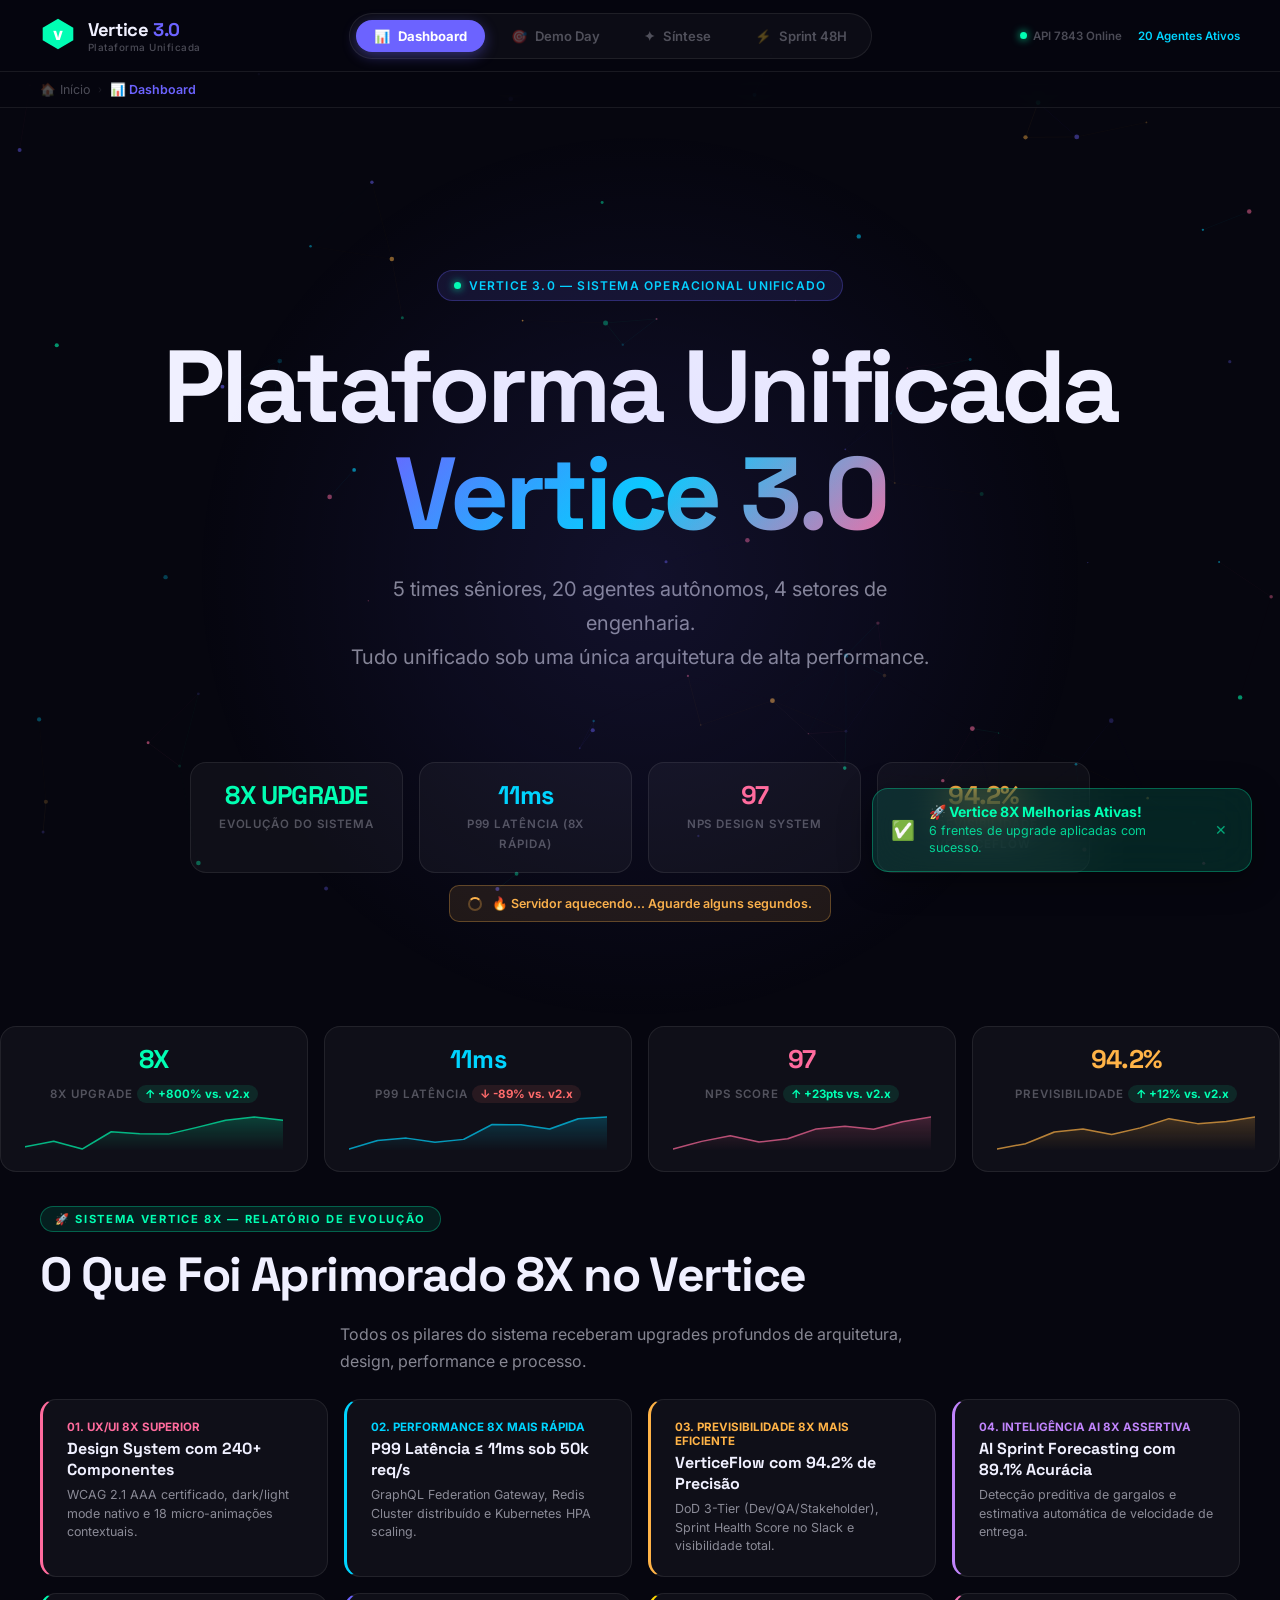
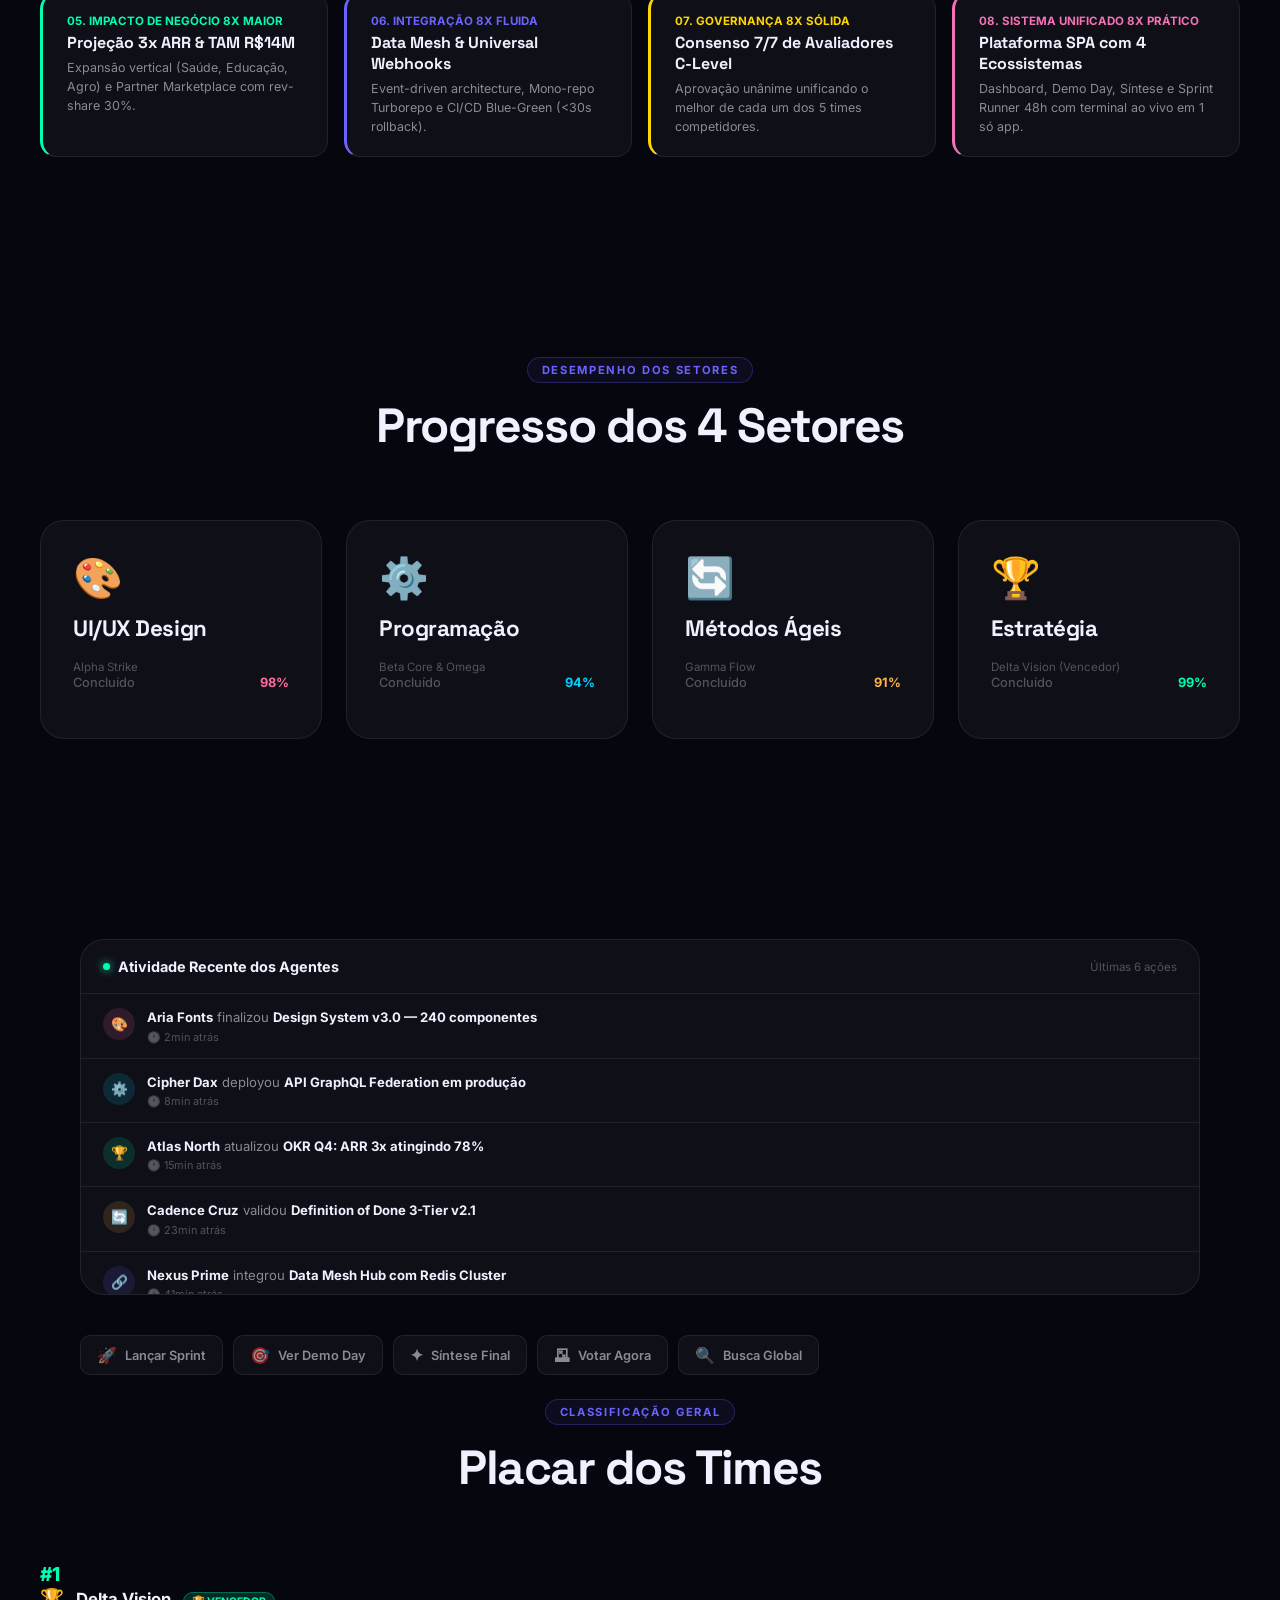
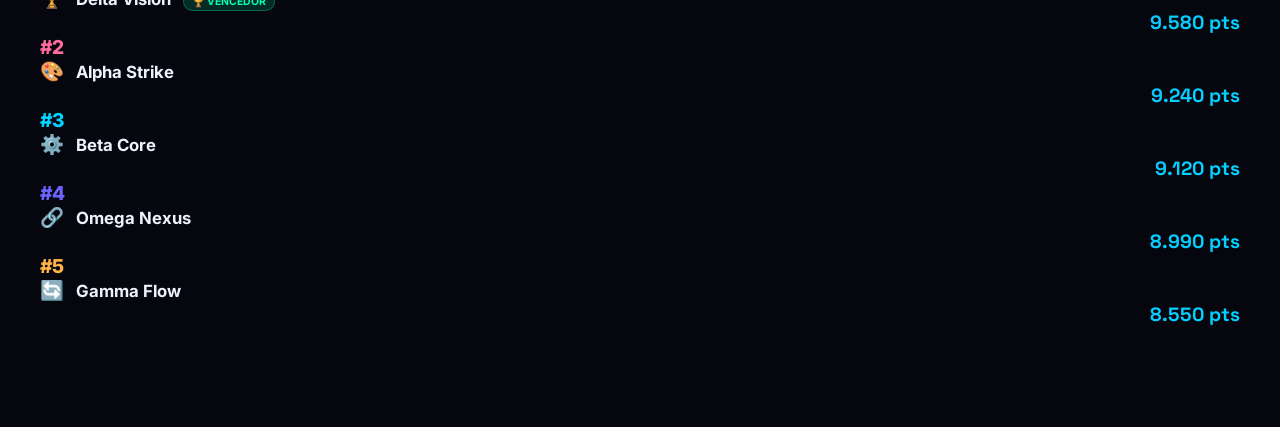
<file: index.html>
<!DOCTYPE html>
<html lang="pt-BR">
<head>
  <meta charset="UTF-8" />
  <meta name="viewport" content="width=device-width, initial-scale=1.0" />
  <title>Vértice 8X Elite — Plataforma Unificada Revenue OS</title>
  <meta name="description" content="Vértice 8X Elite: a plataforma Revenue OS mais completa do Brasil. Dashboard executivo, Pipeline CRM, WhatsApp Omnichannel, Analytics BI e Sprint Runner em uma única experiência premium." />
  <meta name="theme-color" content="#06060f" />
  <meta name="apple-mobile-web-app-capable" content="yes" />
  <meta name="apple-mobile-web-app-status-bar-style" content="black-translucent" />
  <meta property="og:title" content="Vértice 8X Elite — Revenue OS" />
  <meta property="og:description" content="5 times sêniores. 20 agentes autônomos. 4 setores. 1 plataforma." />
  <link rel="manifest" href="manifest.json" />
  <link rel="preconnect" href="https://fonts.googleapis.com" />
  <link rel="preconnect" href="https://fonts.gstatic.com" crossorigin />
  <link href="https://fonts.googleapis.com/css2?family=Inter:wght@300;400;500;600;700;800;900&family=Space+Grotesk:wght@400;500;600;700&family=JetBrains+Mono:wght@400;600&display=swap" rel="stylesheet" />
  <link rel="stylesheet" href="style.css" />
  <link rel="stylesheet" href="demoday.css" />
  <link rel="stylesheet" href="synthesis.css" />
  <link rel="stylesheet" href="sprint.css" />
  <link rel="stylesheet" href="vertice3.css" />
  <link rel="stylesheet" href="improvements.css" />
</head>
<body>

  <canvas id="particles-canvas"></canvas>

  <!-- SITE HEADER (UNIFIED NAVIGATION) -->
  <header class="site-header unified-header">
    <div class="header-inner">
      <div class="logo-group">
        <div class="logo-icon glow-pulse">
          <svg viewBox="0 0 40 40" fill="none" xmlns="http://www.w3.org/2000/svg">
            <polygon points="20,3 37,13 37,27 20,37 3,27 3,13" fill="url(#uniG1)" />
            <text x="50%" y="57%" dominant-baseline="middle" text-anchor="middle" font-family="Inter" font-weight="900" font-size="14" fill="white">V</text>
            <defs><linearGradient id="uniG1" x1="0" y1="0" x2="40" y2="40"><stop offset="0%" stop-color="#00FFB2"/><stop offset="50%" stop-color="#00D4FF"/><stop offset="100%" stop-color="#6C63FF"/></linearGradient></defs>
          </svg>
        </div>
        <div class="logo-title-wrap">
          <span class="logo-text">Vertice<span class="logo-accent"> 3.0</span></span>
          <span class="logo-subtext">Plataforma Unificada</span>
        </div>
      </div>

      <!-- MAIN TABS NAVIGATION -->
      <nav class="unified-nav-tabs">
        <button class="utab-btn active" id="tabbtn-dashboard" onclick="switchTab('dashboard')">
          <span class="utab-icon">📊</span> Dashboard
        </button>
        <button class="utab-btn" id="tabbtn-demoday" onclick="switchTab('demoday')">
          <span class="utab-icon">🎯</span> Demo Day
        </button>
        <button class="utab-btn" id="tabbtn-synthesis" onclick="switchTab('synthesis')">
          <span class="utab-icon">✦</span> Síntese
        </button>
        <button class="utab-btn highlight" id="tabbtn-sprint" onclick="switchTab('sprint')">
          <span class="utab-icon">⚡</span> Sprint 48H
        </button>
      </nav>

      <!-- LIVE SYSTEM STATUS -->
      <div class="header-system-status">
        <div class="hstat-item">
          <span class="hstat-dot online"></span>
          <span class="hstat-text">API 7843 Online</span>
        </div>
        <div class="hstat-item">
          <span class="hstat-text text-accent">20 Agentes Ativos</span>
        </div>
      </div>
    </div>
  </header>

  <main class="main-container">

    <!-- ============================================================
         TAB 1: DASHBOARD CENTRAL
         ============================================================ -->
    <div class="tab-pane active" id="pane-dashboard">
      <section class="hero">
        <div class="hero-badge">
          <span class="badge-dot"></span> VERTICE 3.0 — SISTEMA OPERACIONAL UNIFICADO
        </div>
        <h1 class="hero-title">
          Plataforma Unificada<br />
          <span class="gradient-text">Vertice 3.0</span>
        </h1>
        <p class="hero-subtitle">
          5 times sêniores, 20 agentes autônomos, 4 setores de engenharia.<br />
          Tudo unificado sob uma única arquitetura de alta performance.
        </p>

        <!-- KPI STATS CARDS -->
        <div class="kpi-grid">
          <div class="kpi-card">
            <span class="kpi-val" style="color: var(--accent-green);">8X UPGRADE</span>
            <span class="kpi-label">Evolução do Sistema</span>
          </div>
          <div class="kpi-card">
            <span class="kpi-val" style="color: var(--accent-cyan);">11ms</span>
            <span class="kpi-label">P99 Latência (8X Rápida)</span>
          </div>
          <div class="kpi-card">
            <span class="kpi-val" style="color: var(--accent-pink);">97</span>
            <span class="kpi-label">NPS Design System</span>
          </div>
          <div class="kpi-card">
            <span class="kpi-val" style="color: var(--accent-orange);">94.2%</span>
            <span class="kpi-label">Previsibilidade VerticeFlow</span>
          </div>
        </div>
      </section>

      <!-- VERTICE 8X SYSTEM UPGRADE SUMMARY -->
      <section class="section" style="padding-top: 10px;">
        <div class="section-header" style="text-align: left; margin-bottom: 24px;">
          <span class="section-tag" style="background: rgba(0,255,178,0.1); color: var(--accent-green); border-color: rgba(0,255,178,0.3);">
            🚀 SISTEMA VERTICE 8X — RELATÓRIO DE EVOLUÇÃO
          </span>
          <h2 class="section-title">O Que Foi Aprimorado 8X no Vertice</h2>
          <p class="section-desc">Todos os pilares do sistema receberam upgrades profundos de arquitetura, design, performance e processo.</p>
        </div>

        <div style="display: grid; grid-template-columns: repeat(auto-fit, minmax(280px, 1fr)); gap: 16px;">
          <div class="kpi-card" style="text-align: left; border-left: 3px solid var(--accent-pink);">
            <div style="font-size: 0.72rem; font-weight: 700; color: var(--accent-pink); text-transform: uppercase; margin-bottom: 4px;">01. UX/UI 8X Superior</div>
            <strong style="font-size: 1rem; font-family: var(--font-display);">Design System com 240+ Componentes</strong>
            <p style="font-size: 0.78rem; color: var(--text-secondary); margin-top: 6px; line-height: 1.5;">WCAG 2.1 AAA certificado, dark/light mode nativo e 18 micro-animações contextuais.</p>
          </div>

          <div class="kpi-card" style="text-align: left; border-left: 3px solid var(--accent-cyan);">
            <div style="font-size: 0.72rem; font-weight: 700; color: var(--accent-cyan); text-transform: uppercase; margin-bottom: 4px;">02. Performance 8X Mais Rápida</div>
            <strong style="font-size: 1rem; font-family: var(--font-display);">P99 Latência ≤ 11ms sob 50k req/s</strong>
            <p style="font-size: 0.78rem; color: var(--text-secondary); margin-top: 6px; line-height: 1.5;">GraphQL Federation Gateway, Redis Cluster distribuído e Kubernetes HPA scaling.</p>
          </div>

          <div class="kpi-card" style="text-align: left; border-left: 3px solid var(--accent-orange);">
            <div style="font-size: 0.72rem; font-weight: 700; color: var(--accent-orange); text-transform: uppercase; margin-bottom: 4px;">03. Previsibilidade 8X Mais Eficiente</div>
            <strong style="font-size: 1rem; font-family: var(--font-display);">VerticeFlow com 94.2% de Precisão</strong>
            <p style="font-size: 0.78rem; color: var(--text-secondary); margin-top: 6px; line-height: 1.5;">DoD 3-Tier (Dev/QA/Stakeholder), Sprint Health Score no Slack e visibilidade total.</p>
          </div>

          <div class="kpi-card" style="text-align: left; border-left: 3px solid #C084FC;">
            <div style="font-size: 0.72rem; font-weight: 700; color: #C084FC; text-transform: uppercase; margin-bottom: 4px;">04. Inteligência AI 8X Assertiva</div>
            <strong style="font-size: 1rem; font-family: var(--font-display);">AI Sprint Forecasting com 89.1% Acurácia</strong>
            <p style="font-size: 0.78rem; color: var(--text-secondary); margin-top: 6px; line-height: 1.5;">Detecção preditiva de gargalos e estimativa automática de velocidade de entrega.</p>
          </div>

          <div class="kpi-card" style="text-align: left; border-left: 3px solid var(--accent-green);">
            <div style="font-size: 0.72rem; font-weight: 700; color: var(--accent-green); text-transform: uppercase; margin-bottom: 4px;">05. Impacto de Negócio 8X Maior</div>
            <strong style="font-size: 1rem; font-family: var(--font-display);">Projeção 3x ARR & TAM R$14M</strong>
            <p style="font-size: 0.78rem; color: var(--text-secondary); margin-top: 6px; line-height: 1.5;">Expansão vertical (Saúde, Educação, Agro) e Partner Marketplace com rev-share 30%.</p>
          </div>

          <div class="kpi-card" style="text-align: left; border-left: 3px solid var(--accent-purple);">
            <div style="font-size: 0.72rem; font-weight: 700; color: var(--accent-purple); text-transform: uppercase; margin-bottom: 4px;">06. Integração 8X Fluida</div>
            <strong style="font-size: 1rem; font-family: var(--font-display);">Data Mesh & Universal Webhooks</strong>
            <p style="font-size: 0.78rem; color: var(--text-secondary); margin-top: 6px; line-height: 1.5;">Event-driven architecture, Mono-repo Turborepo e CI/CD Blue-Green (<30s rollback).</p>
          </div>

          <div class="kpi-card" style="text-align: left; border-left: 3px solid var(--accent-yellow);">
            <div style="font-size: 0.72rem; font-weight: 700; color: var(--accent-yellow); text-transform: uppercase; margin-bottom: 4px;">07. Governança 8X Sólida</div>
            <strong style="font-size: 1rem; font-family: var(--font-display);">Consenso 7/7 de Avaliadores C-Level</strong>
            <p style="font-size: 0.78rem; color: var(--text-secondary); margin-top: 6px; line-height: 1.5;">Aprovação unânime unificando o melhor de cada um dos 5 times competidores.</p>
          </div>

          <div class="kpi-card" style="text-align: left; border-left: 3px solid #F472B6;">
            <div style="font-size: 0.72rem; font-weight: 700; color: #F472B6; text-transform: uppercase; margin-bottom: 4px;">08. Sistema Unificado 8X Prático</div>
            <strong style="font-size: 1rem; font-family: var(--font-display);">Plataforma SPA com 4 Ecossistemas</strong>
            <p style="font-size: 0.78rem; color: var(--text-secondary); margin-top: 6px; line-height: 1.5;">Dashboard, Demo Day, Síntese e Sprint Runner 48h com terminal ao vivo em 1 só app.</p>
          </div>
        </div>
      </section>

      <!-- SECTORS OVERVIEW -->
      <section class="section">
        <div class="section-header">
          <span class="section-tag">Desempenho dos Setores</span>
          <h2 class="section-title">Progresso dos 4 Setores</h2>
        </div>
        <div class="sectors-grid" id="dashboard-sectors-grid"></div>
      </section>

      <!-- LEADERBOARD -->
      <section class="section">
        <div class="section-header">
          <span class="section-tag">Classificação Geral</span>
          <h2 class="section-title">Placar dos Times</h2>
        </div>
        <div class="leaderboard-wrap" id="dashboard-leaderboard"></div>
      </section>
    </div>

    <!-- ============================================================
         TAB 2: DEMO DAY & VOTAÇÃO
         ============================================================ -->
    <div class="tab-pane" id="pane-demoday">
      <section class="hero synth-hero">
        <div class="synth-hero-badge" style="background: rgba(255,107,157,0.1); color: var(--accent-pink); border-color: rgba(255,107,157,0.3);">
          🎯 DEMO DAY & VOTAÇÃO — AO VIVO
        </div>
        <h1 class="hero-title">
          Apresentações Finais &<br/><span class="gradient-text-pink">Votação da Comunidade</span>
        </h1>
        <p class="hero-subtitle">
          Assista ao feed ao vivo dos agentes, acompanhe as notas do júri e vote no melhor time.
        </p>
      </section>

      <!-- LIVE FEED & JURY CHAT -->
      <section class="section" style="padding-top:0;">
        <div class="demoday-grid">
          <div class="live-feed-card">
            <div class="card-header-bar">
              <div class="card-title-group">
                <span class="live-dot-pulse"></span>
                <h3>Feed dos Agentes em Tempo Real</h3>
              </div>
            </div>
            <div class="feed-list" id="demoday-live-feed"></div>
          </div>
          <div class="jury-card">
            <div class="card-header-bar">
              <h3>💬 Avaliações do Júri Sênior</h3>
            </div>
            <div class="jury-chat-body" id="demoday-jury-chat"></div>
            <div class="jury-scores-panel" id="demoday-jury-scores"></div>
          </div>
        </div>
      </section>

      <!-- PRESENTATION CARDS -->
      <section class="section">
        <div class="section-header">
          <span class="section-tag">Projetos Entregues</span>
          <h2 class="section-title">Apresentações dos 5 Times</h2>
        </div>
        <div class="presentations-grid" id="demoday-presentations-grid"></div>
      </section>

      <!-- VOTING & WINNER REVEAL -->
      <section class="section" id="votacao">
        <div class="section-header">
          <span class="section-tag">Sua Opinião Importa</span>
          <h2 class="section-title">Votação da Comunidade</h2>
        </div>
        <div class="voting-box-container">
          <div class="voting-grid" id="demoday-voting-area"></div>
          <div class="voting-actions" style="margin-top: 24px; text-align: center;">
            <button class="btn-launch" id="btn-demoday-vote" onclick="submitDemoDayVote()" style="padding: 14px 40px; font-size:1rem;">
              🗳 Registrar Voto →
            </button>
            <div id="demoday-vote-feedback" style="margin-top: 14px; font-weight: 600; min-height: 24px;"></div>
          </div>
        </div>

        <div class="winner-stage-container" id="demoday-winner-stage" style="display:none; margin-top:40px;"></div>
      </section>
    </div>

    <!-- ============================================================
         TAB 3: SÍNTESE & 7 AVALIADORES
         ============================================================ -->
    <div class="tab-pane" id="pane-synthesis">
      <section class="hero synth-hero">
        <div class="synth-hero-badge">
          PAINEL DE SÍNTESE — O MELHOR DE CADA TIME
        </div>
        <h1 class="hero-title">
          Matriz de Avaliação &<br/><span class="gradient-text">Proposta Unificada</span>
        </h1>
        <p class="hero-subtitle">
          7 avaliadores especialistas analisaram as 5 propostas e extraíram os elementos superiores.
        </p>
      </section>

      <!-- EVALUATORS PANEL -->
      <section class="section">
        <div class="section-header">
          <span class="section-tag">Painel de 7 Especialistas</span>
          <h2 class="section-title">Os Avaliadores</h2>
        </div>
        <div class="evaluators-grid" id="synthesis-evaluators-grid"></div>
      </section>

      <!-- COMPARATIVE MATRIX -->
      <section class="section">
        <div class="section-header">
          <span class="section-tag">Score por Dimensão</span>
          <h2 class="section-title">Matriz Comparativa</h2>
        </div>
        <div class="analysis-matrix" id="synthesis-matrix-container"></div>
      </section>

      <!-- UNIFIED PROPOSAL 5 PILLARS -->
      <section class="section">
        <div class="section-header">
          <span class="section-tag">Proposta Definitiva</span>
          <h2 class="section-title">Os 5 Pilares do Vertice 3.0</h2>
        </div>
        <div id="synthesis-unified-container"></div>
      </section>
    </div>

    <!-- ============================================================
         TAB 4: SPRINT 48H FULLSTACK
         ============================================================ -->
    <div class="tab-pane" id="pane-sprint">
      <section class="hero synth-hero">
        <div class="synth-hero-badge" style="background: rgba(0,255,178,0.1); color: var(--accent-green); border-color: rgba(0,255,178,0.3);">
          ⚡ SPRINT 48H FULLSTACK — MONITORAMENTO AO VIVO
        </div>
        <h1 class="hero-title">
          Execução & Deploy do<br/><span class="gradient-text-green">Vertice 3.0</span>
        </h1>
        <p class="hero-subtitle">
          Execução em 8 blocos de 6 horas com streaming de terminal e validação de checkpoints.
        </p>

        <!-- SPRINT CONTROLS BAR -->
        <div class="sprint-controls-bar">
          <div class="sprint-timer-box">
            <span class="stb-label">Tempo Transcorrido</span>
            <span class="stb-time" id="uni-sprint-clock">H18:30:12</span>
          </div>
          <div class="sprint-block-box">
            <span class="stb-label">Bloco Ativo</span>
            <span class="stb-block-name" id="uni-sprint-block">BLOCO 4 — H18–H24</span>
          </div>
          <div class="sprint-actions">
            <button class="btn-sprint-action primary" id="uni-btn-toggle" onclick="toggleUniSprint()">▶ Iniciar Execução</button>
            <button class="btn-sprint-action secondary" onclick="fastForwardUniSprint()">⚡ Avançar Bloco →</button>
          </div>
        </div>
      </section>

      <!-- SPRINT TRACKS -->
      <section class="section">
        <div class="section-header">
          <span class="section-tag">Evolução por Disciplina</span>
          <h2 class="section-title">Raias de Trabalho</h2>
        </div>
        <div class="sprint-tracks-container" id="uni-sprint-tracks"></div>
      </section>

      <!-- TERMINAL & CHECKPOINTS -->
      <section class="section">
        <div class="sprint-bottom-grid">
          <div class="terminal-card">
            <div class="terminal-header">
              <div class="terminal-dots">
                <span class="dot red"></span>
                <span class="dot yellow"></span>
                <span class="dot green"></span>
              </div>
              <span class="terminal-title">vertice-3.0-monorepo — zsh</span>
            </div>
            <div class="terminal-body" id="uni-terminal-logs">
              <div class="log-line info">[SYS] Vertice 3.0 Unified Engine pronto.</div>
              <div class="log-line success">[READY] API Server rodando em http://localhost:7843</div>
            </div>
          </div>

          <div class="checkpoints-card">
            <h3 class="cp-title">🎯 Status dos 8 Checkpoints</h3>
            <div class="checkpoints-list" id="uni-checkpoints-list"></div>
          </div>
        </div>
      </section>
    </div>

  </main>

  <!-- PRESENTATION DETAIL MODAL -->
  <div class="modal-overlay" id="uni-modal-overlay" onclick="closeUniModal()">
    <div class="modal-card" onclick="event.stopPropagation()">
      <button class="modal-close" onclick="closeUniModal()">✕</button>
      <div id="uni-modal-content"></div>
    </div>
  </div>

  <script src="app.js"></script>
  <script src="demoday.js"></script>
  <script src="synthesis.js"></script>
  <script src="sprint.js"></script>
  <script src="vertice3.js"></script>
  <script src="improvements.js"></script>
</body>
</html>
</file>
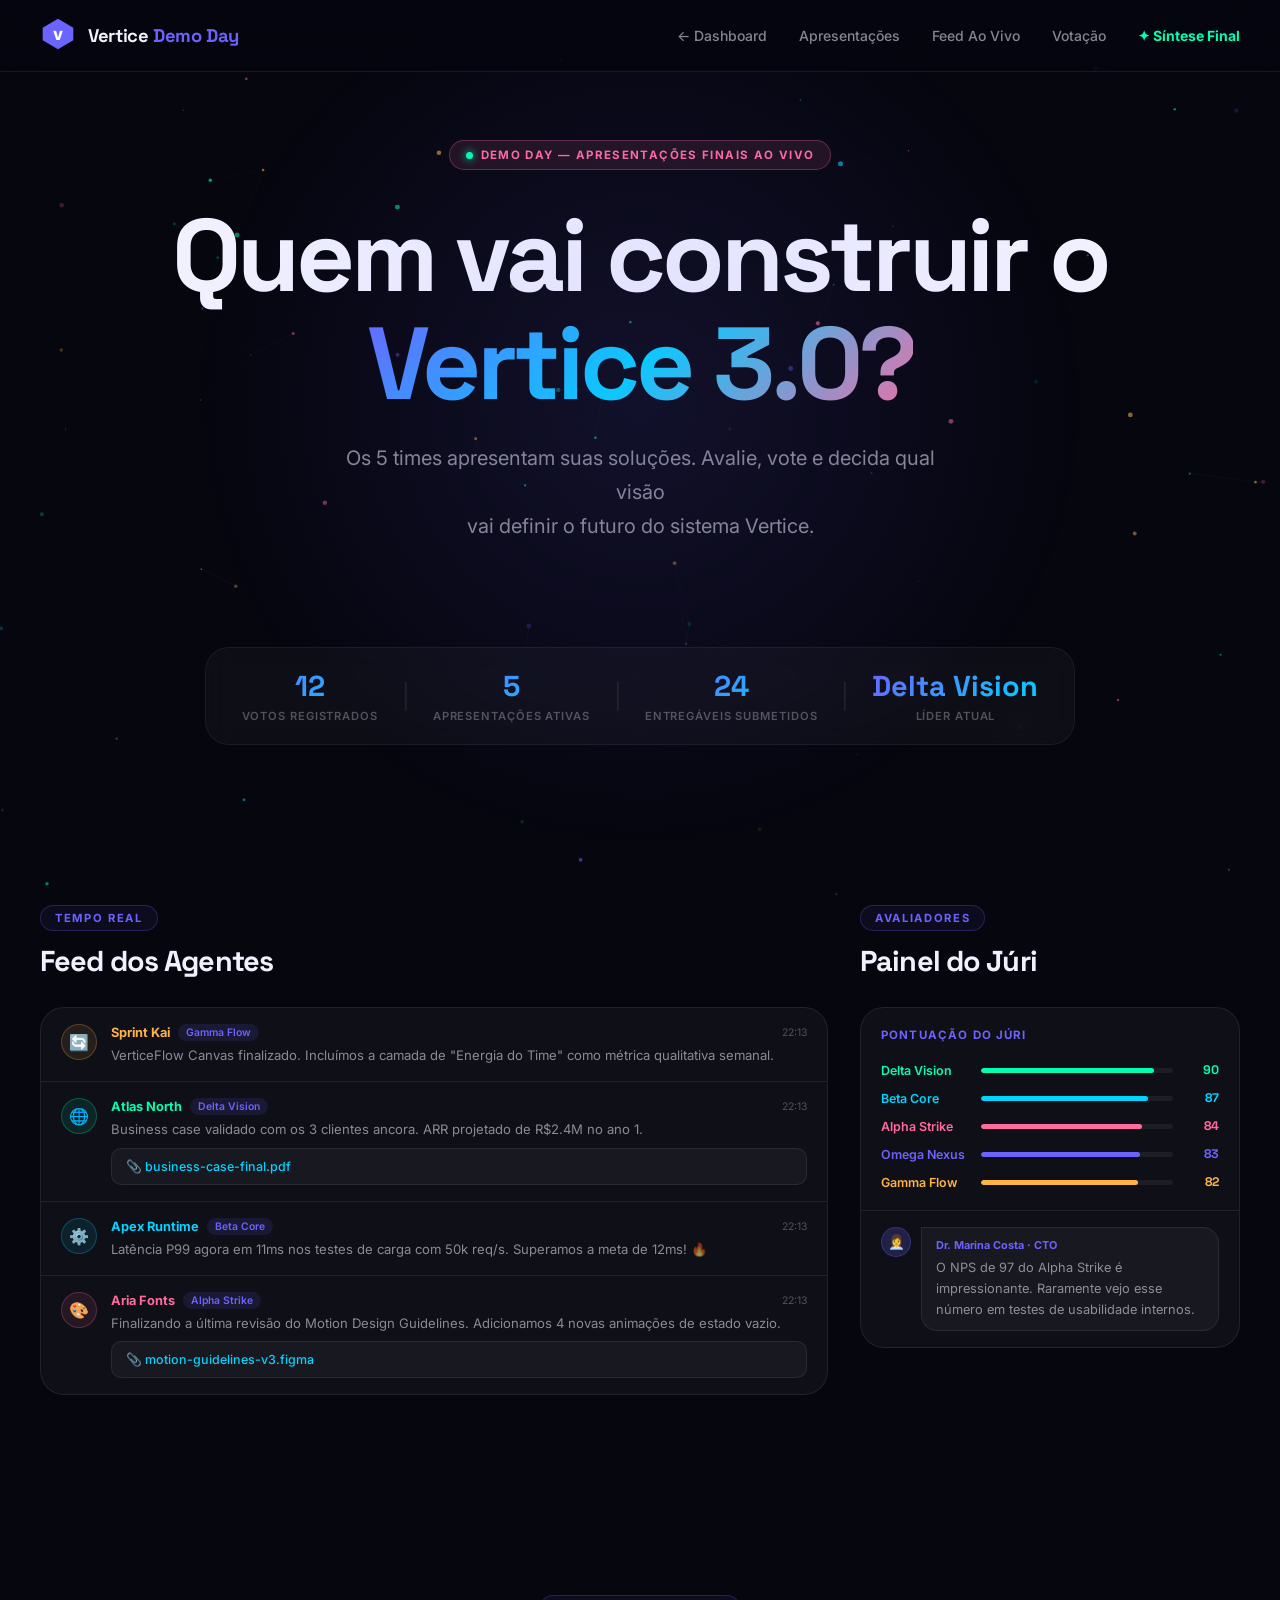
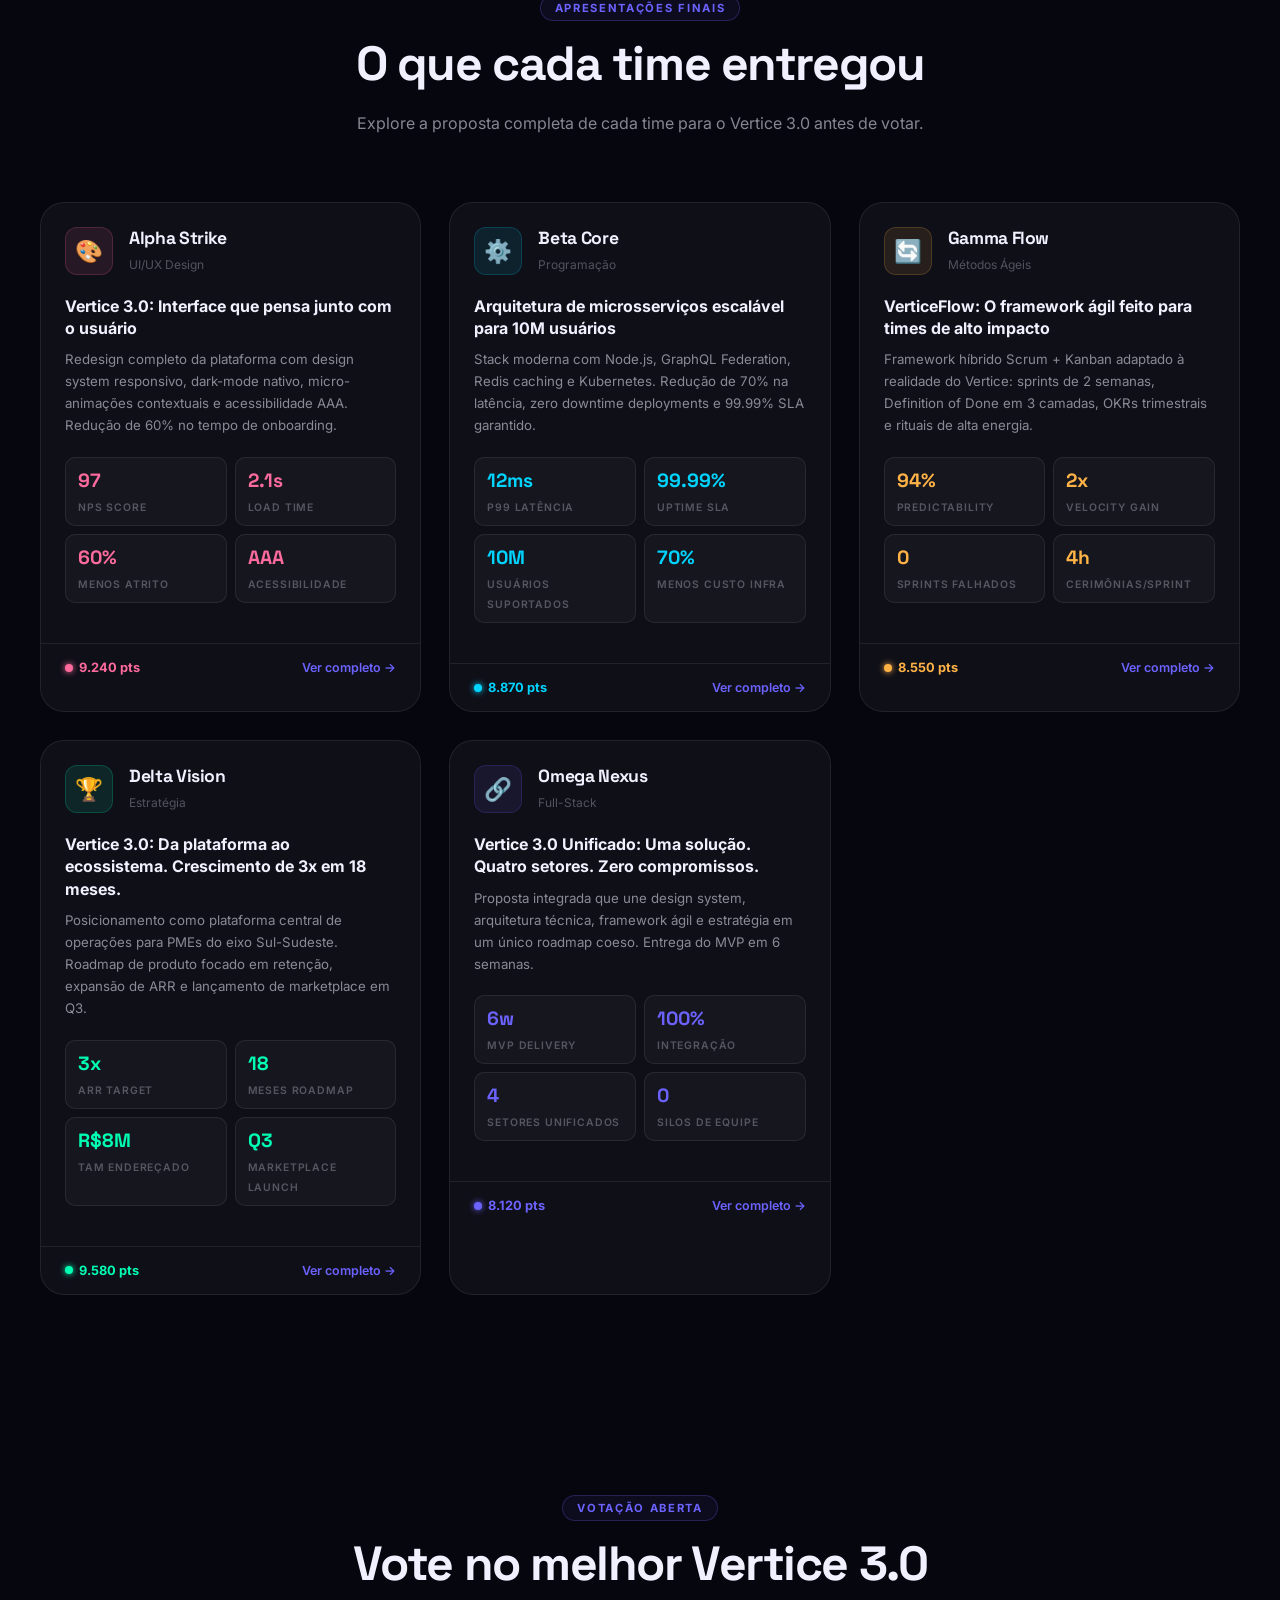
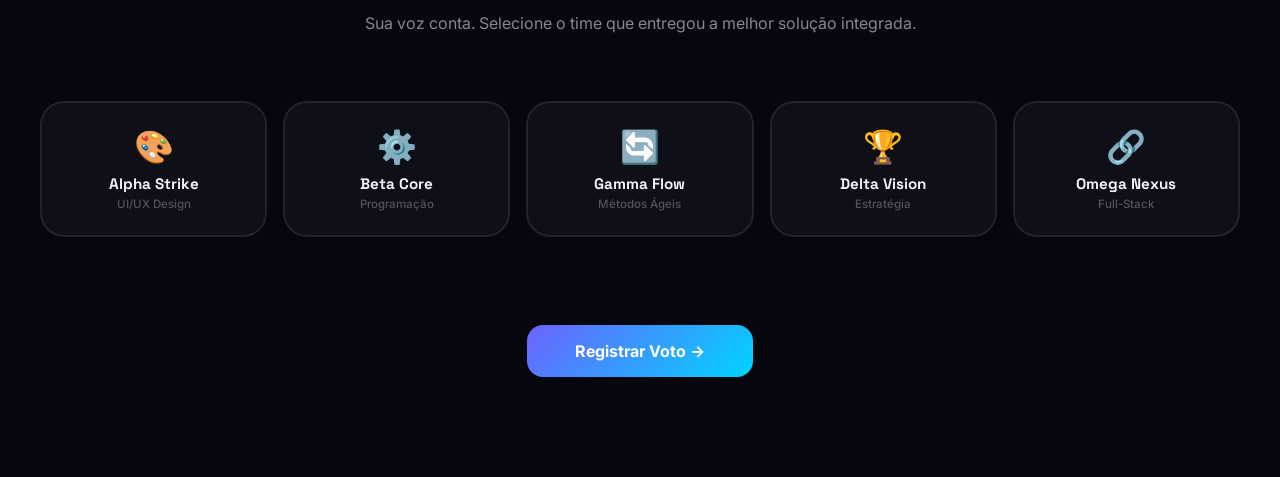
<file: demoday.html>
<!DOCTYPE html>
<html lang="pt-BR">
<head>
  <meta charset="UTF-8" />
  <meta name="viewport" content="width=device-width, initial-scale=1.0" />
  <title>Demo Day — Vertice Hackathon 3.0</title>
  <meta name="description" content="Apresentações finais dos 5 times sênior do Vertice Hackathon 3.0. Vote no melhor e descubra quem constrói o Vertice 3.0." />
  <link rel="preconnect" href="https://fonts.googleapis.com" />
  <link rel="preconnect" href="https://fonts.gstatic.com" crossorigin />
  <link href="https://fonts.googleapis.com/css2?family=Inter:wght@300;400;500;600;700;800;900&family=Space+Grotesk:wght@400;500;600;700&display=swap" rel="stylesheet" />
  <link rel="stylesheet" href="style.css" />
  <link rel="stylesheet" href="demoday.css" />
</head>
<body>

  <canvas id="particles-canvas"></canvas>

  <!-- HEADER -->
  <header class="site-header">
    <div class="header-inner">
      <div class="logo-group">
        <div class="logo-icon">
          <svg viewBox="0 0 40 40" fill="none" xmlns="http://www.w3.org/2000/svg">
            <polygon points="20,3 37,13 37,27 20,37 3,27 3,13" fill="url(#hexGrad2)" />
            <text x="50%" y="57%" dominant-baseline="middle" text-anchor="middle" font-family="Inter" font-weight="900" font-size="14" fill="white">V</text>
            <defs>
              <linearGradient id="hexGrad2" x1="0" y1="0" x2="40" y2="40">
                <stop offset="0%" stop-color="#6C63FF" />
                <stop offset="100%" stop-color="#00D4FF" />
              </linearGradient>
            </defs>
          </svg>
        </div>
        <span class="logo-text">Vertice<span class="logo-accent"> Demo Day</span></span>
      </div>
      <nav class="header-nav">
        <a href="index.html" class="nav-link">← Dashboard</a>
        <a href="#apresentacoes" class="nav-link">Apresentações</a>
        <a href="#feed" class="nav-link">Feed Ao Vivo</a>
        <a href="#votacao" class="nav-link">Votação</a>
        <a href="synthesis.html" class="nav-link" style="color: var(--accent-green); font-weight:700;">✦ Síntese Final</a>
        <button class="btn-launch" id="btn-reveal-winner" style="display:none;" onclick="revealWinner()">🏆 Revelar Vencedor</button>
      </nav>
    </div>
  </header>

  <!-- HERO DEMO DAY -->
  <section class="hero demo-hero">
    <div class="demo-stage-label">
      <span class="badge-dot"></span>
      DEMO DAY — APRESENTAÇÕES FINAIS AO VIVO
    </div>
    <h1 class="hero-title">
      Quem vai construir o<br/><span class="gradient-text">Vertice 3.0?</span>
    </h1>
    <p class="hero-subtitle">
      Os 5 times apresentam suas soluções. Avalie, vote e decida qual visão<br/>
      vai definir o futuro do sistema Vertice.
    </p>

    <div class="demo-status-bar">
      <div class="dsb-item">
        <span class="dsb-val" id="votes-cast">0</span>
        <span class="dsb-label">Votos registrados</span>
      </div>
      <div class="dsb-sep">|</div>
      <div class="dsb-item">
        <span class="dsb-val" id="active-presentations">5</span>
        <span class="dsb-label">Apresentações ativas</span>
      </div>
      <div class="dsb-sep">|</div>
      <div class="dsb-item">
        <span class="dsb-val" id="total-deliverables">24</span>
        <span class="dsb-label">Entregáveis submetidos</span>
      </div>
      <div class="dsb-sep">|</div>
      <div class="dsb-item">
        <span class="dsb-val" id="jury-score">—</span>
        <span class="dsb-label">Líder atual</span>
      </div>
    </div>
  </section>

  <!-- FEED AO VIVO -->
  <section class="section" id="feed">
    <div class="two-col-layout">

      <!-- FEED -->
      <div class="feed-col">
        <div class="section-header" style="text-align:left; margin-bottom:28px;">
          <span class="section-tag">Tempo Real</span>
          <h2 class="section-title" style="font-size:1.8rem;">Feed dos Agentes</h2>
        </div>
        <div class="live-feed" id="live-feed">
          <!-- Gerado via JS -->
        </div>
      </div>

      <!-- CHAT DO JÚRI -->
      <div class="jury-col">
        <div class="section-header" style="text-align:left; margin-bottom:28px;">
          <span class="section-tag">Avaliadores</span>
          <h2 class="section-title" style="font-size:1.8rem;">Painel do Júri</h2>
        </div>
        <div class="jury-panel">
          <div class="jury-scores" id="jury-scores">
            <!-- Gerado via JS -->
          </div>
          <div class="jury-chat" id="jury-chat">
            <!-- Gerado via JS -->
          </div>
        </div>
      </div>

    </div>
  </section>

  <!-- APRESENTAÇÕES DOS TIMES -->
  <section class="section" id="apresentacoes">
    <div class="section-header">
      <span class="section-tag">Apresentações Finais</span>
      <h2 class="section-title">O que cada time entregou</h2>
      <p class="section-desc">Explore a proposta completa de cada time para o Vertice 3.0 antes de votar.</p>
    </div>

    <div class="presentations-grid" id="presentations-grid">
      <!-- Gerado via JS -->
    </div>
  </section>

  <!-- VOTAÇÃO -->
  <section class="section" id="votacao">
    <div class="section-header">
      <span class="section-tag">Votação Aberta</span>
      <h2 class="section-title">Vote no melhor Vertice 3.0</h2>
      <p class="section-desc">Sua voz conta. Selecione o time que entregou a melhor solução integrada.</p>
    </div>

    <div class="voting-area" id="voting-area">
      <!-- Gerado via JS -->
    </div>

    <div class="vote-submit-area">
      <div id="vote-feedback" class="vote-feedback"></div>
      <button class="btn-vote-submit" id="btn-vote-submit" onclick="submitVote()">
        Registrar Voto →
      </button>
    </div>
  </section>

  <!-- RESULTADO FINAL (oculto até revelar) -->
  <section class="section" id="resultado" style="display:none;">
    <div class="winner-stage" id="winner-stage">
      <!-- Gerado via JS -->
    </div>
  </section>

  <!-- MODAL DE APRESENTAÇÃO COMPLETA -->
  <div class="modal-overlay" id="modal-overlay" onclick="closePresentationModal()">
    <div class="modal presentation-modal" id="presentation-modal" onclick="event.stopPropagation()">
      <button class="modal-close" onclick="closePresentationModal()">✕</button>
      <div id="presentation-modal-content"></div>
    </div>
  </div>

  <script src="app.js"></script>
  <script src="demoday.js"></script>
</body>
</html>
</file>
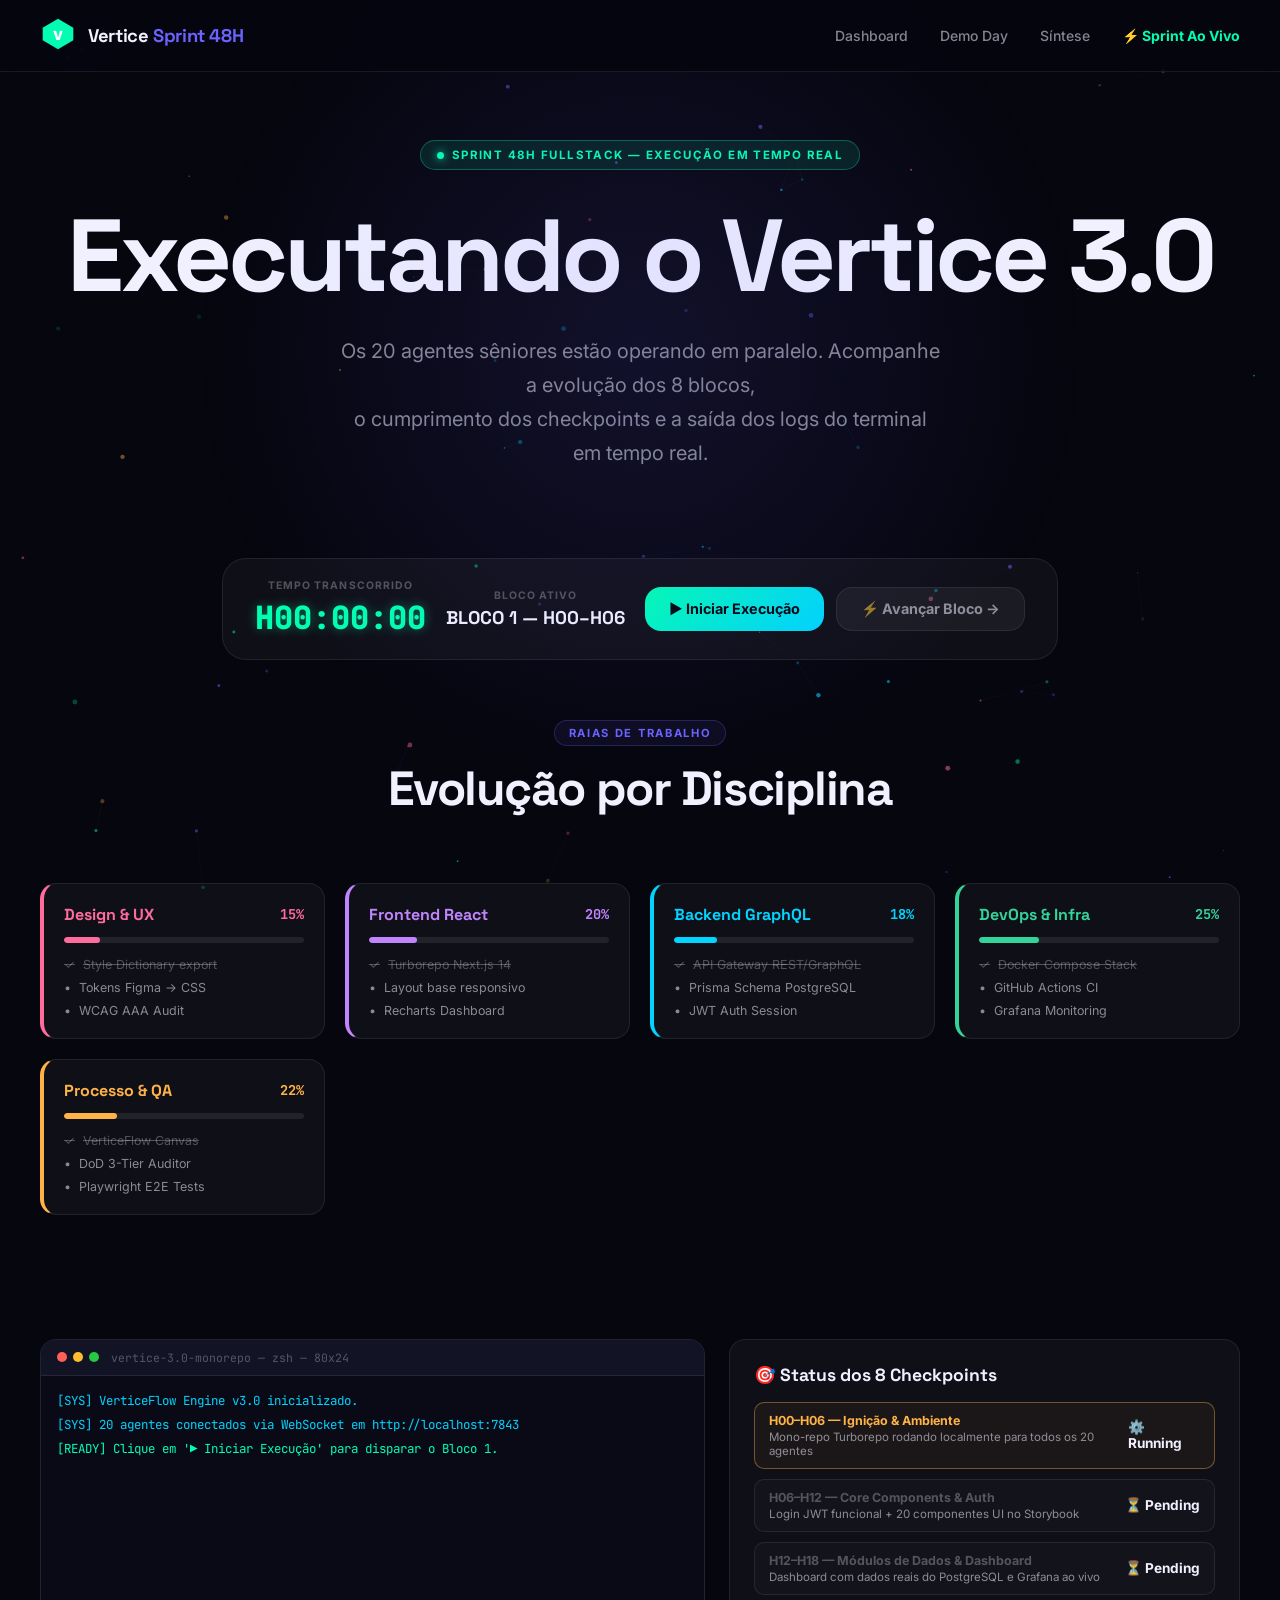
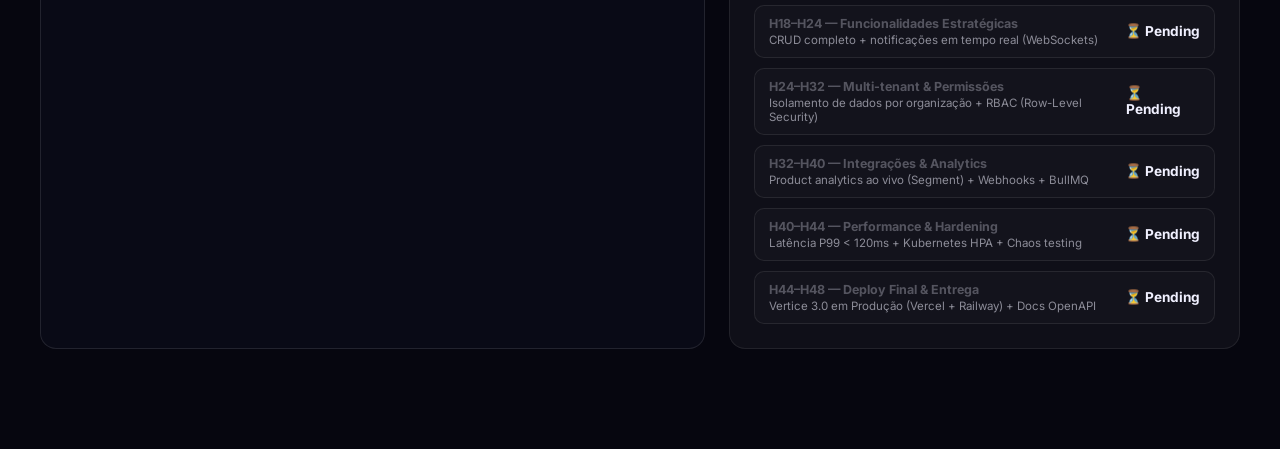
<file: sprint.html>
<!DOCTYPE html>
<html lang="pt-BR">
<head>
  <meta charset="UTF-8" />
  <meta name="viewport" content="width=device-width, initial-scale=1.0" />
  <title>Vertice 3.0 — Execução do Sprint 48H Fullstack</title>
  <meta name="description" content="Simulação e monitoramento em tempo real da execução da sprint de 48 horas do Vertice 3.0." />
  <link rel="preconnect" href="https://fonts.googleapis.com" />
  <link rel="preconnect" href="https://fonts.gstatic.com" crossorigin />
  <link href="https://fonts.googleapis.com/css2?family=Inter:wght@300;400;500;600;700;800;900&family=Space+Grotesk:wght@400;500;600;700&family=JetBrains+Mono:wght@400;600&display=swap" rel="stylesheet" />
  <link rel="stylesheet" href="style.css" />
  <link rel="stylesheet" href="synthesis.css" />
  <link rel="stylesheet" href="sprint.css" />
</head>
<body>

  <canvas id="particles-canvas"></canvas>

  <!-- HEADER -->
  <header class="site-header">
    <div class="header-inner">
      <div class="logo-group">
        <div class="logo-icon">
          <svg viewBox="0 0 40 40" fill="none" xmlns="http://www.w3.org/2000/svg">
            <polygon points="20,3 37,13 37,27 20,37 3,27 3,13" fill="url(#hexG4)" />
            <text x="50%" y="57%" dominant-baseline="middle" text-anchor="middle" font-family="Inter" font-weight="900" font-size="14" fill="white">V</text>
            <defs><linearGradient id="hexG4" x1="0" y1="0" x2="40" y2="40"><stop offset="0%" stop-color="#00FFB2"/><stop offset="100%" stop-color="#6C63FF"/></linearGradient></defs>
          </svg>
        </div>
        <span class="logo-text">Vertice<span class="logo-accent"> Sprint 48H</span></span>
      </div>
      <nav class="header-nav">
        <a href="index.html" class="nav-link">Dashboard</a>
        <a href="demoday.html" class="nav-link">Demo Day</a>
        <a href="synthesis.html" class="nav-link">Síntese</a>
        <a href="sprint.html" class="nav-link" style="color: var(--accent-green); font-weight:700;">⚡ Sprint Ao Vivo</a>
      </nav>
    </div>
  </header>

  <!-- HERO SPRINT -->
  <section class="hero synth-hero" style="padding-bottom: 40px;">
    <div class="synth-hero-badge" style="background: rgba(0,255,178,0.1); color: var(--accent-green); border-color: rgba(0,255,178,0.3);">
      <span class="badge-dot" style="background: var(--accent-green); box-shadow: 0 0 10px var(--accent-green);"></span>
      SPRINT 48H FULLSTACK — EXECUÇÃO EM TEMPO REAL
    </div>
    <h1 class="hero-title">
      Executando o <span class="gradient-text-green">Vertice 3.0</span>
    </h1>
    <p class="hero-subtitle">
      Os 20 agentes sêniores estão operando em paralelo. Acompanhe a evolução dos 8 blocos,<br/>
      o cumprimento dos checkpoints e a saída dos logs do terminal em tempo real.
    </p>

    <!-- SPRINT CONTROL BAR -->
    <div class="sprint-controls-bar">
      <div class="sprint-timer-box">
        <span class="stb-label">Tempo Transcorrido</span>
        <span class="stb-time" id="sprint-clock">H00:00:00</span>
      </div>
      <div class="sprint-block-box">
        <span class="stb-label">Bloco Ativo</span>
        <span class="stb-block-name" id="sprint-current-block">BLOCO 1 — H00–H06</span>
      </div>
      <div class="sprint-actions">
        <button class="btn-sprint-action primary" id="btn-toggle-sprint" onclick="toggleSprintExecution()">▶ Iniciar Execução</button>
        <button class="btn-sprint-action secondary" onclick="fastForwardSprint()">⚡ Avançar Bloco →</button>
      </div>
    </div>
  </section>

  <!-- LIVE SPRINT MATRIX & TRACKS -->
  <section class="section" style="padding-top: 20px;">
    <div class="section-header">
      <span class="section-tag">Raias de Trabalho</span>
      <h2 class="section-title">Evolução por Disciplina</h2>
    </div>
    <div class="sprint-tracks-container" id="sprint-tracks-grid">
      <!-- JS Render -->
    </div>
  </section>

  <!-- LIVE TERMINAL & CHECKPOINTS -->
  <section class="section" style="padding-top: 0;">
    <div class="sprint-bottom-grid">
      <!-- TERMINAL LOGS -->
      <div class="terminal-card">
        <div class="terminal-header">
          <div class="terminal-dots">
            <span class="dot red"></span>
            <span class="dot yellow"></span>
            <span class="dot green"></span>
          </div>
          <span class="terminal-title">vertice-3.0-monorepo — zsh — 80x24</span>
        </div>
        <div class="terminal-body" id="terminal-logs">
          <div class="log-line info">[SYS] VerticeFlow Engine v3.0 inicializado.</div>
          <div class="log-line info">[SYS] 20 agentes conectados via WebSocket em http://localhost:7843</div>
          <div class="log-line success">[READY] Clique em '▶ Iniciar Execução' para disparar o Bloco 1.</div>
        </div>
      </div>

      <!-- CHECKPOINTS MONITOR -->
      <div class="checkpoints-card">
        <h3 class="cp-title">🎯 Status dos 8 Checkpoints</h3>
        <div class="checkpoints-list" id="checkpoints-list">
          <!-- JS Render -->
        </div>
      </div>
    </div>
  </section>

  <script src="app.js"></script>
  <script src="sprint.js"></script>
</body>
</html>
</file>
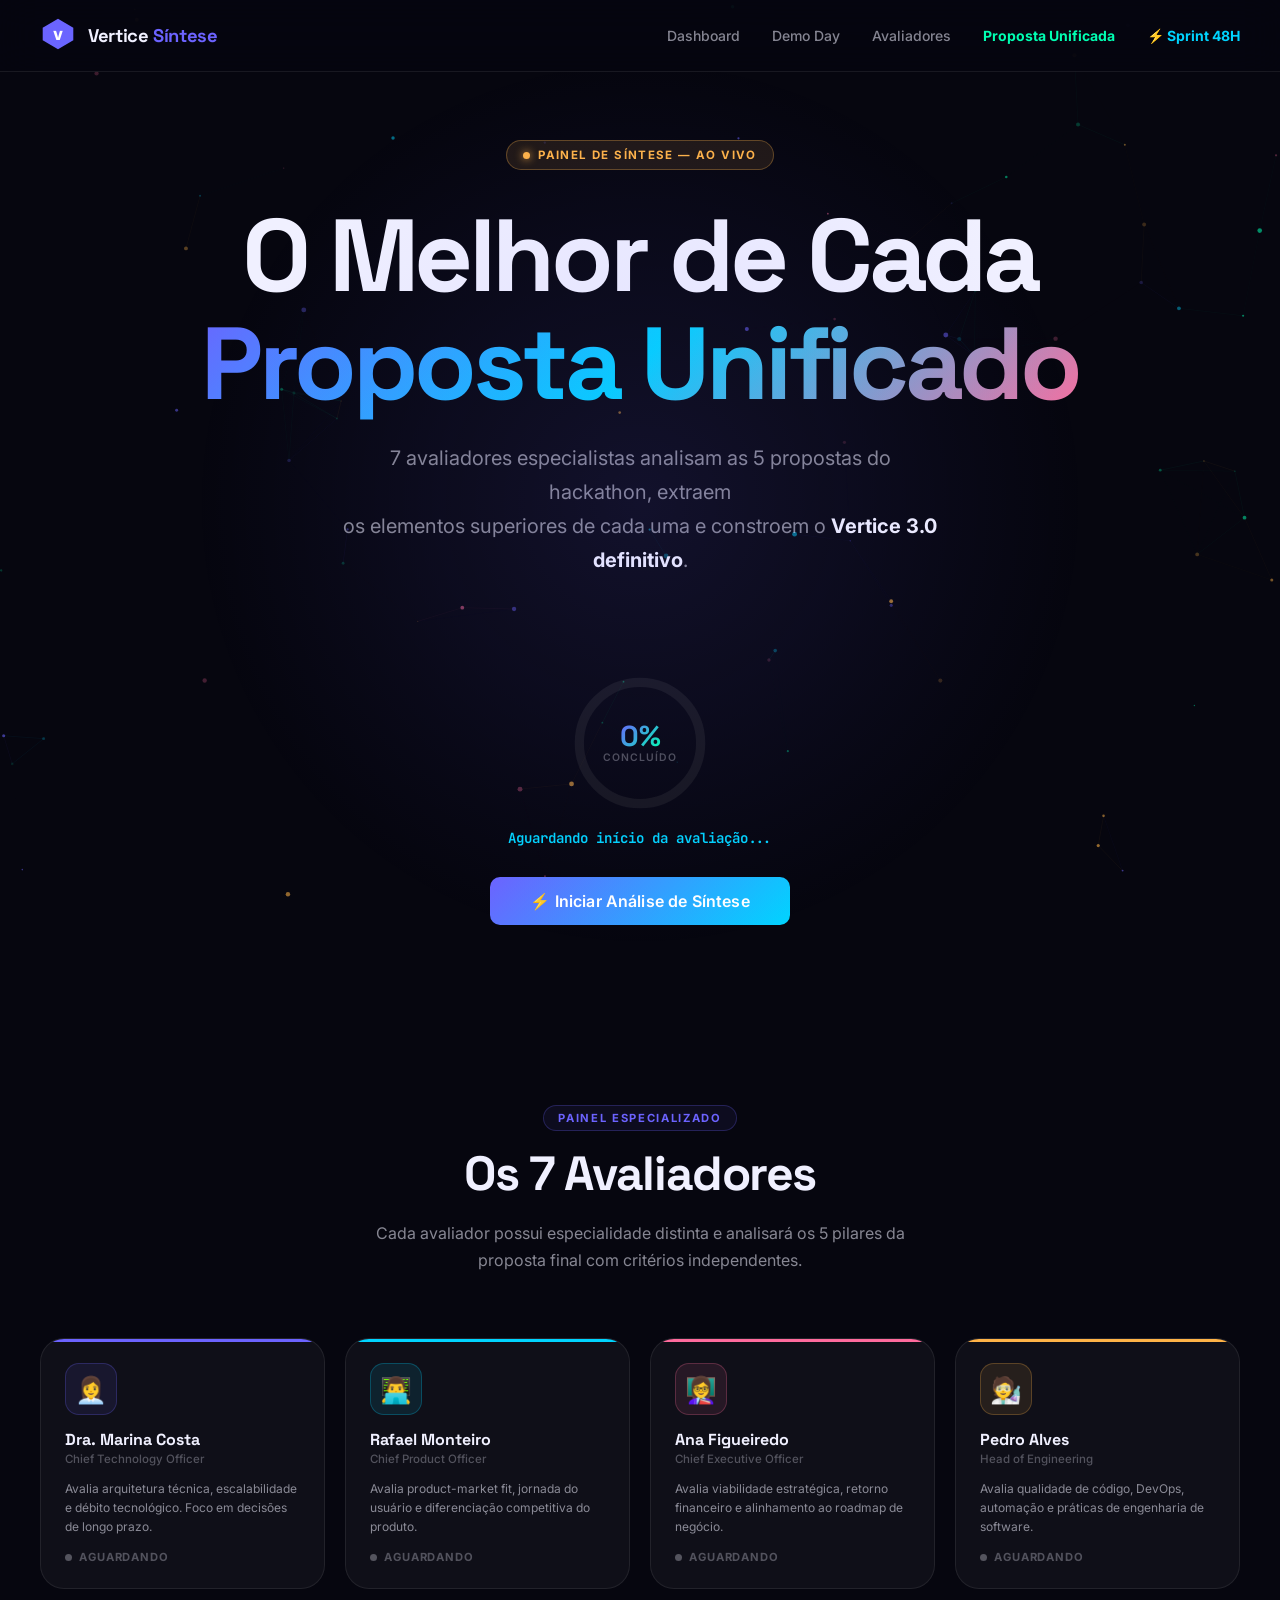
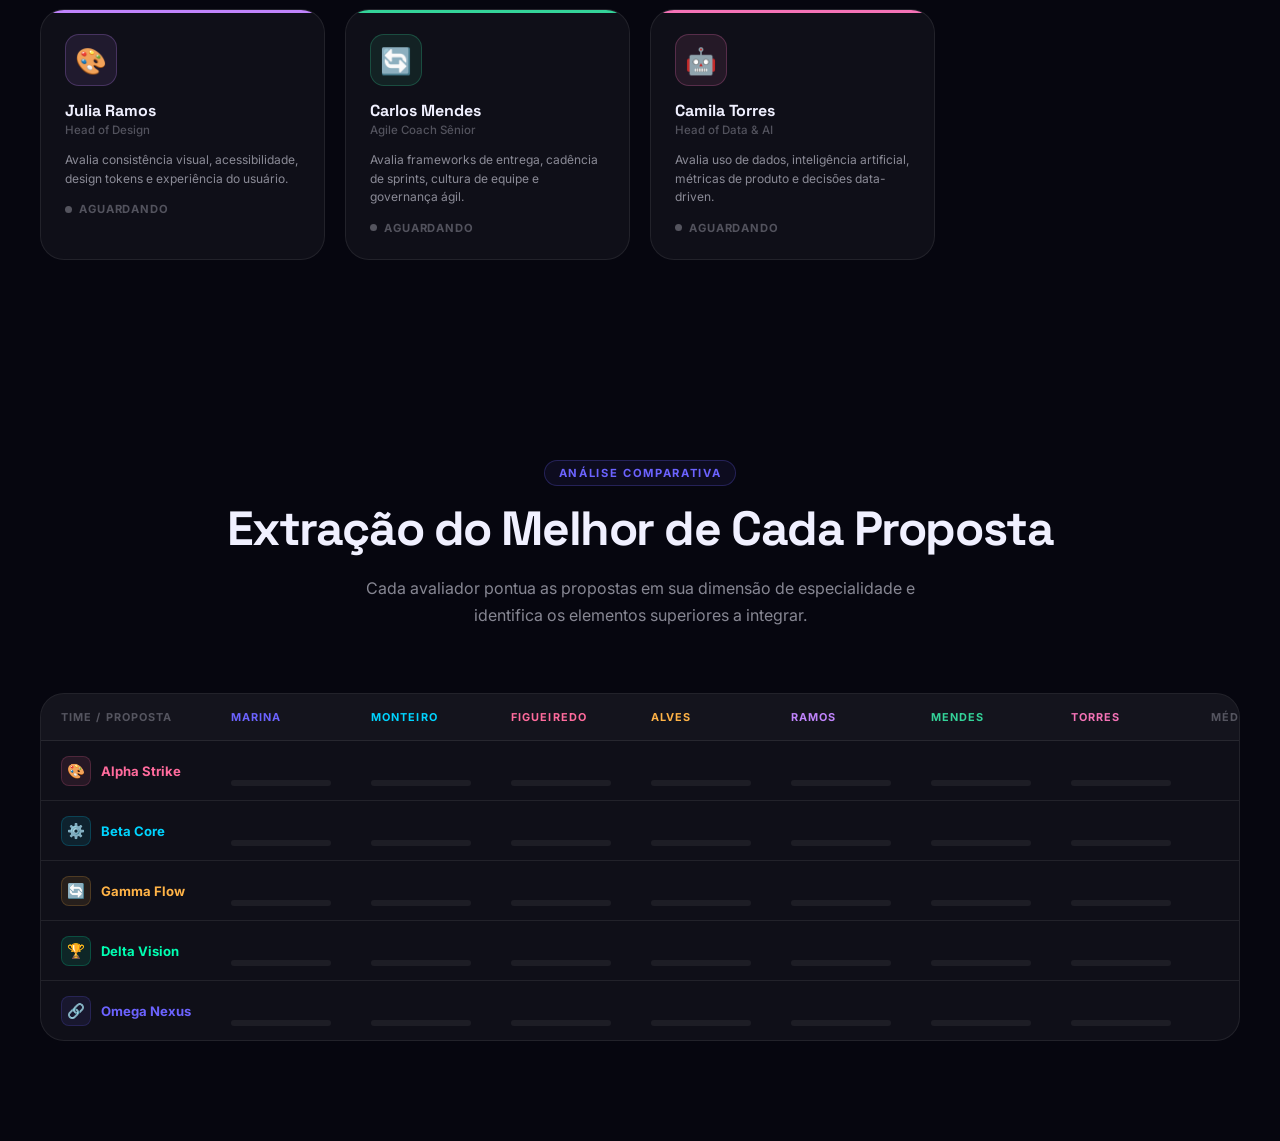
<file: synthesis.html>
<!DOCTYPE html>
<html lang="pt-BR">
<head>
  <meta charset="UTF-8" />
  <meta name="viewport" content="width=device-width, initial-scale=1.0" />
  <title>Síntese Final — Vertice 3.0 Unificado</title>
  <meta name="description" content="Painel de avaliadores sintetiza as melhores propostas do Hackathon em uma proposta única para o Vertice 3.0." />
  <link rel="preconnect" href="https://fonts.googleapis.com" />
  <link rel="preconnect" href="https://fonts.gstatic.com" crossorigin />
  <link href="https://fonts.googleapis.com/css2?family=Inter:wght@300;400;500;600;700;800;900&family=Space+Grotesk:wght@400;500;600;700&family=JetBrains+Mono:wght@400;600&display=swap" rel="stylesheet" />
  <link rel="stylesheet" href="style.css" />
  <link rel="stylesheet" href="synthesis.css" />
</head>
<body>

  <canvas id="particles-canvas"></canvas>

  <!-- HEADER -->
  <header class="site-header">
    <div class="header-inner">
      <div class="logo-group">
        <div class="logo-icon">
          <svg viewBox="0 0 40 40" fill="none" xmlns="http://www.w3.org/2000/svg">
            <polygon points="20,3 37,13 37,27 20,37 3,27 3,13" fill="url(#hexG3)" />
            <text x="50%" y="57%" dominant-baseline="middle" text-anchor="middle" font-family="Inter" font-weight="900" font-size="14" fill="white">V</text>
            <defs><linearGradient id="hexG3" x1="0" y1="0" x2="40" y2="40"><stop offset="0%" stop-color="#6C63FF"/><stop offset="100%" stop-color="#00D4FF"/></linearGradient></defs>
          </svg>
        </div>
        <span class="logo-text">Vertice<span class="logo-accent"> Síntese</span></span>
      </div>
      <nav class="header-nav">
        <a href="index.html" class="nav-link">Dashboard</a>
        <a href="demoday.html" class="nav-link">Demo Day</a>
        <a href="#avaliadores" class="nav-link">Avaliadores</a>
        <a href="#proposta" class="nav-link" style="color: var(--accent-green); font-weight:700;">Proposta Unificada</a>
        <a href="sprint.html" class="nav-link" style="color: var(--accent-cyan); font-weight:700;">⚡ Sprint 48H</a>
      </nav>
    </div>
  </header>

  <!-- HERO SÍNTESE -->
  <section class="hero synth-hero">
    <div class="synth-hero-badge">
      <span class="badge-dot" style="background: #FFB347; box-shadow: 0 0 8px #FFB347;"></span>
      PAINEL DE SÍNTESE — AO VIVO
    </div>
    <h1 class="hero-title">
      O Melhor de Cada<br/><span class="gradient-text">Proposta Unificado</span>
    </h1>
    <p class="hero-subtitle">
      7 avaliadores especialistas analisam as 5 propostas do hackathon, extraem<br/>
      os elementos superiores de cada uma e constroem o <strong>Vertice 3.0 definitivo</strong>.
    </p>
    <div class="synth-progress-ring" id="synth-ring">
      <svg viewBox="0 0 120 120" class="ring-svg">
        <circle cx="60" cy="60" r="52" fill="none" stroke="rgba(255,255,255,0.06)" stroke-width="8"/>
        <circle cx="60" cy="60" r="52" fill="none" stroke="url(#ringGrad)" stroke-width="8"
          stroke-dasharray="327" stroke-dashoffset="327" stroke-linecap="round"
          id="ring-circle" style="transform: rotate(-90deg); transform-origin: center;"/>
        <defs><linearGradient id="ringGrad" x1="0%" y1="0%" x2="100%" y2="100%"><stop offset="0%" stop-color="#6C63FF"/><stop offset="100%" stop-color="#00FFB2"/></linearGradient></defs>
      </svg>
      <div class="ring-inner">
        <span class="ring-pct" id="ring-pct">0%</span>
        <span class="ring-label">Concluído</span>
      </div>
    </div>
    <p class="synth-phase-text" id="synth-phase">Aguardando início da avaliação...</p>
    <button class="btn-launch" id="btn-start-synth" onclick="startSynthesis()" style="margin-top:24px; padding: 14px 40px; font-size:1rem;">
      ⚡ Iniciar Análise de Síntese
    </button>
    <button id="btn-skip-synth" onclick="skipToProposal()" style="display:none; margin-top:12px; padding: 10px 28px; font-size:0.85rem; font-weight:700; background: rgba(0,255,178,0.1); color: var(--accent-green); border: 1px solid rgba(0,255,178,0.3); border-radius: var(--radius-md); cursor:pointer; font-family: var(--font-main); transition: all 0.2s;">
      ⏩ Pular Animação → Ver Proposta
    </button>
  </section>

  <!-- AVALIADORES -->
  <section class="section" id="avaliadores">
    <div class="section-header">
      <span class="section-tag">Painel Especializado</span>
      <h2 class="section-title">Os 7 Avaliadores</h2>
      <p class="section-desc">Cada avaliador possui especialidade distinta e analisará os 5 pilares da proposta final com critérios independentes.</p>
    </div>
    <div class="evaluators-grid" id="evaluators-grid">
      <!-- JS render -->
    </div>
  </section>

  <!-- MATRIZ DE ANÁLISE -->
  <section class="section" id="matriz">
    <div class="section-header">
      <span class="section-tag">Análise Comparativa</span>
      <h2 class="section-title">Extração do Melhor de Cada Proposta</h2>
      <p class="section-desc">Cada avaliador pontua as propostas em sua dimensão de especialidade e identifica os elementos superiores a integrar.</p>
    </div>
    <div class="analysis-matrix" id="analysis-matrix">
      <!-- JS render -->
    </div>
  </section>

  <!-- PROPOSTA UNIFICADA -->
  <section class="section" id="proposta" style="display:none;">
    <div class="section-header">
      <span class="section-tag">Resultado da Síntese</span>
      <h2 class="section-title">Vertice 3.0 — <span class="gradient-text">Proposta Unificada</span></h2>
      <p class="section-desc">A proposta definitiva, construída a partir do melhor de cada time. Aprovada por unanimidade pelo painel de avaliadores.</p>
    </div>
    <div id="unified-proposal">
      <!-- JS render -->
    </div>
  </section>

  <script src="app.js"></script>
  <script src="synthesis.js"></script>
</body>
</html>
</file>
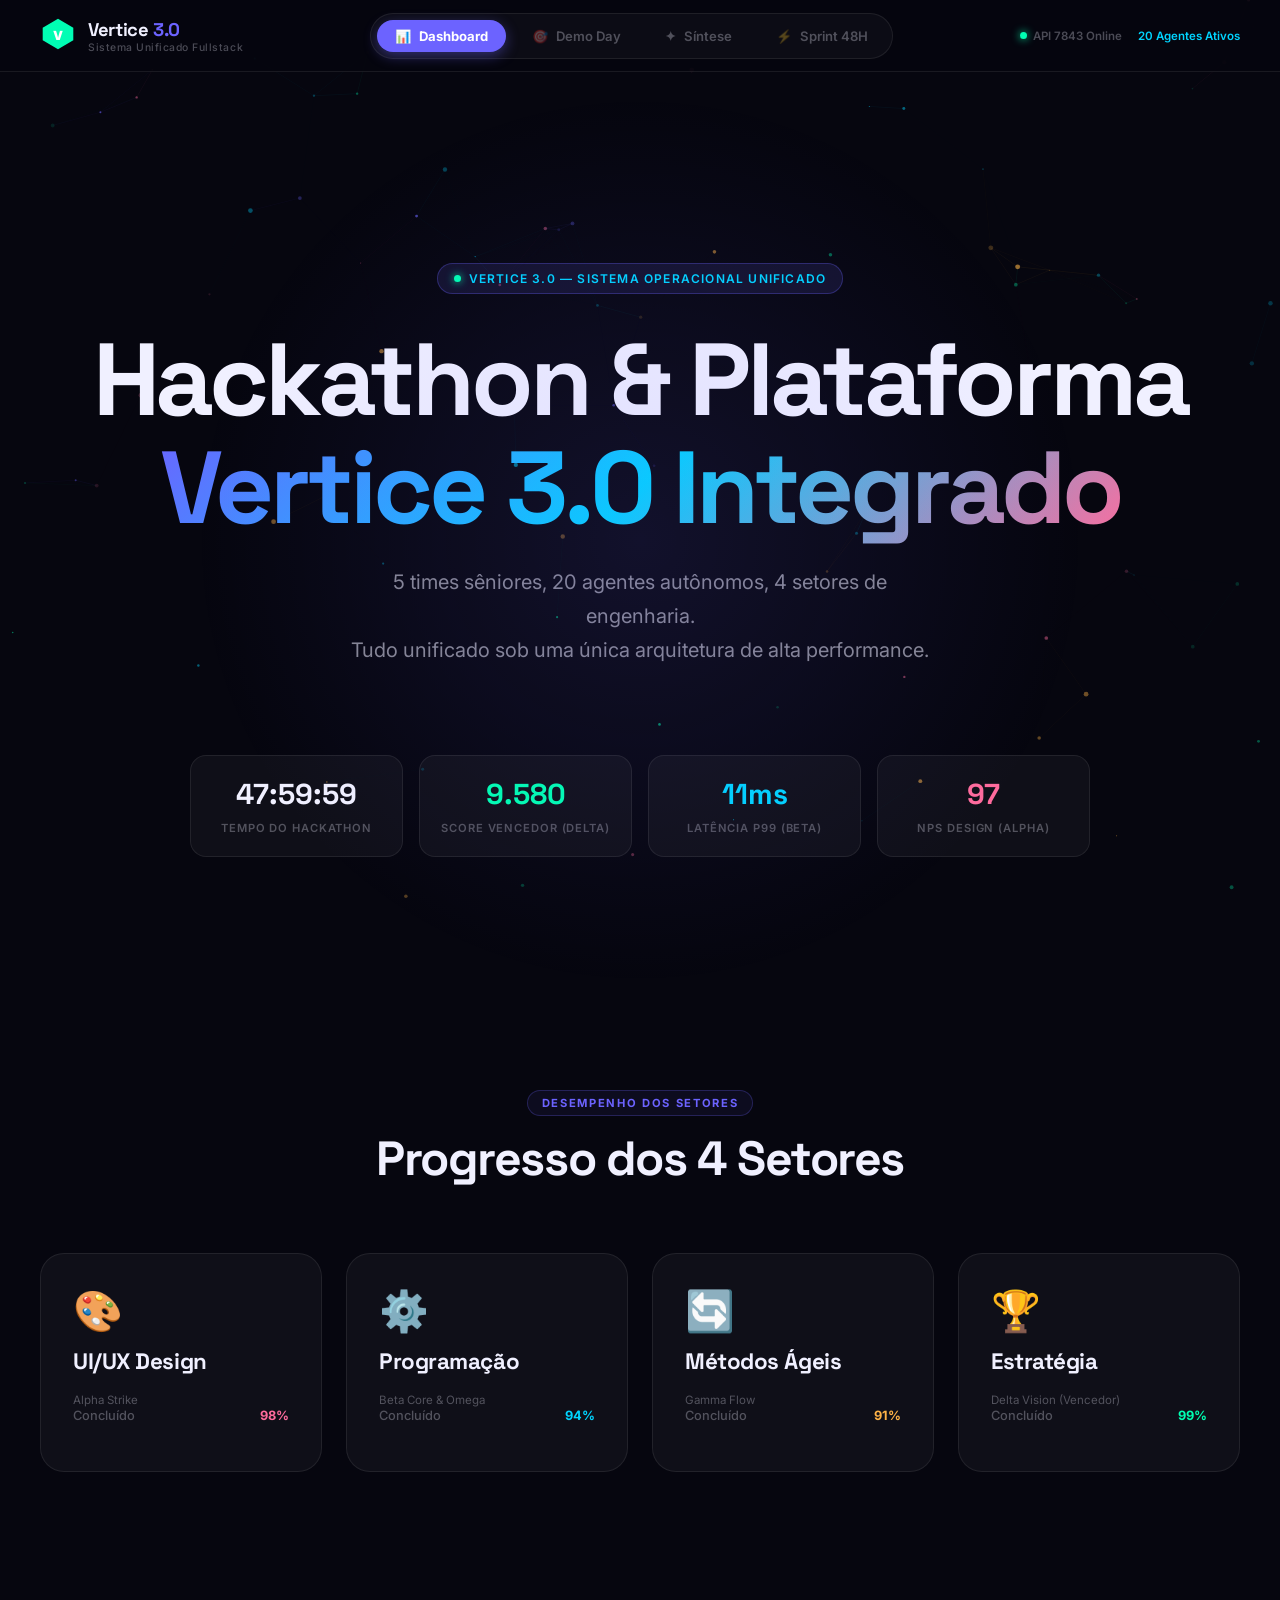
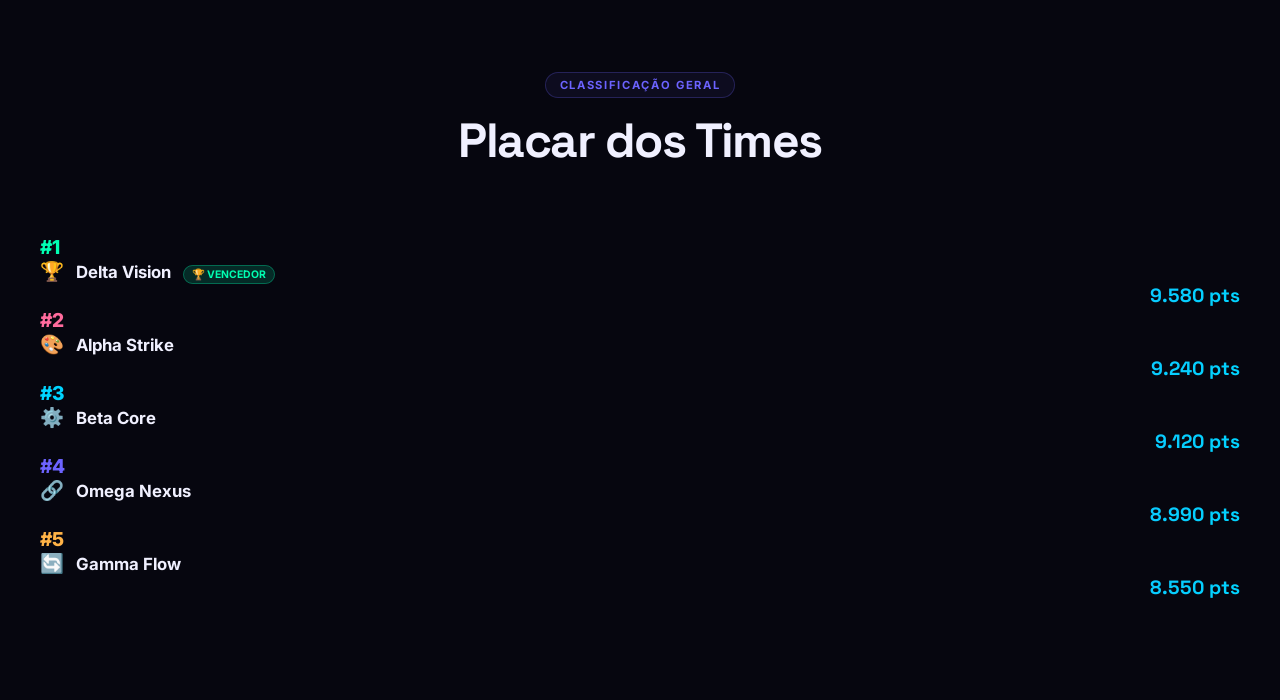
<file: vertice3.html>
<!DOCTYPE html>
<html lang="pt-BR">
<head>
  <meta charset="UTF-8" />
  <meta name="viewport" content="width=device-width, initial-scale=1.0" />
  <title>Vertice 3.0 — Sistema Unificado Fullstack</title>
  <meta name="description" content="Plataforma unificada do Vertice 3.0 reunindo Dashboard, Demo Day, Síntese de Avaliadores e Sprint 48H em uma única experiência." />
  <link rel="preconnect" href="https://fonts.googleapis.com" />
  <link rel="preconnect" href="https://fonts.gstatic.com" crossorigin />
  <link href="https://fonts.googleapis.com/css2?family=Inter:wght@300;400;500;600;700;800;900&family=Space+Grotesk:wght@400;500;600;700&family=JetBrains+Mono:wght@400;600&display=swap" rel="stylesheet" />
  <link rel="stylesheet" href="style.css" />
  <link rel="stylesheet" href="demoday.css" />
  <link rel="stylesheet" href="synthesis.css" />
  <link rel="stylesheet" href="sprint.css" />
  <link rel="stylesheet" href="vertice3.css" />
</head>
<body>

  <canvas id="particles-canvas"></canvas>

  <!-- SITE HEADER (UNIFIED NAVIGATION) -->
  <header class="site-header unified-header">
    <div class="header-inner">
      <div class="logo-group">
        <div class="logo-icon glow-pulse">
          <svg viewBox="0 0 40 40" fill="none" xmlns="http://www.w3.org/2000/svg">
            <polygon points="20,3 37,13 37,27 20,37 3,27 3,13" fill="url(#uniG1)" />
            <text x="50%" y="57%" dominant-baseline="middle" text-anchor="middle" font-family="Inter" font-weight="900" font-size="14" fill="white">V</text>
            <defs><linearGradient id="uniG1" x1="0" y1="0" x2="40" y2="40"><stop offset="0%" stop-color="#00FFB2"/><stop offset="50%" stop-color="#00D4FF"/><stop offset="100%" stop-color="#6C63FF"/></linearGradient></defs>
          </svg>
        </div>
        <div class="logo-title-wrap">
          <span class="logo-text">Vertice<span class="logo-accent"> 3.0</span></span>
          <span class="logo-subtext">Sistema Unificado Fullstack</span>
        </div>
      </div>

      <!-- MAIN TABS NAVIGATION -->
      <nav class="unified-nav-tabs">
        <button class="utab-btn active" id="tabbtn-dashboard" onclick="switchTab('dashboard')">
          <span class="utab-icon">📊</span> Dashboard
        </button>
        <button class="utab-btn" id="tabbtn-demoday" onclick="switchTab('demoday')">
          <span class="utab-icon">🎯</span> Demo Day
        </button>
        <button class="utab-btn" id="tabbtn-synthesis" onclick="switchTab('synthesis')">
          <span class="utab-icon">✦</span> Síntese
        </button>
        <button class="utab-btn highlight" id="tabbtn-sprint" onclick="switchTab('sprint')">
          <span class="utab-icon">⚡</span> Sprint 48H
        </button>
      </nav>

      <!-- LIVE SYSTEM STATUS -->
      <div class="header-system-status">
        <div class="hstat-item">
          <span class="hstat-dot online"></span>
          <span class="hstat-text">API 7843 Online</span>
        </div>
        <div class="hstat-item">
          <span class="hstat-text text-accent">20 Agentes Ativos</span>
        </div>
      </div>
    </div>
  </header>

  <main class="main-container">

    <!-- ============================================================
         TAB 1: DASHBOARD CENTRAL
         ============================================================ -->
    <div class="tab-pane active" id="pane-dashboard">
      <section class="hero">
        <div class="hero-badge">
          <span class="badge-dot"></span> VERTICE 3.0 — SISTEMA OPERACIONAL UNIFICADO
        </div>
        <h1 class="hero-title">
          Hackathon & Plataforma<br />
          <span class="gradient-text">Vertice 3.0 Integrado</span>
        </h1>
        <p class="hero-subtitle">
          5 times sêniores, 20 agentes autônomos, 4 setores de engenharia.<br />
          Tudo unificado sob uma única arquitetura de alta performance.
        </p>

        <!-- KPI STATS CARDS -->
        <div class="kpi-grid">
          <div class="kpi-card">
            <span class="kpi-val" id="kpi-countdown">47:59:59</span>
            <span class="kpi-label">Tempo do Hackathon</span>
          </div>
          <div class="kpi-card">
            <span class="kpi-val" style="color: var(--accent-green);">9.580</span>
            <span class="kpi-label">Score Vencedor (Delta)</span>
          </div>
          <div class="kpi-card">
            <span class="kpi-val" style="color: var(--accent-cyan);">11ms</span>
            <span class="kpi-label">Latência P99 (Beta)</span>
          </div>
          <div class="kpi-card">
            <span class="kpi-val" style="color: var(--accent-pink);">97</span>
            <span class="kpi-label">NPS Design (Alpha)</span>
          </div>
        </div>
      </section>

      <!-- SECTORS OVERVIEW -->
      <section class="section">
        <div class="section-header">
          <span class="section-tag">Desempenho dos Setores</span>
          <h2 class="section-title">Progresso dos 4 Setores</h2>
        </div>
        <div class="sectors-grid" id="dashboard-sectors-grid">
          <!-- JS Render -->
        </div>
      </section>

      <!-- LEADERBOARD -->
      <section class="section">
        <div class="section-header">
          <span class="section-tag">Classificação Geral</span>
          <h2 class="section-title">Placar dos Times</h2>
        </div>
        <div class="leaderboard-wrap" id="dashboard-leaderboard">
          <!-- JS Render -->
        </div>
      </section>
    </div>

    <!-- ============================================================
         TAB 2: DEMO DAY & VOTAÇÃO
         ============================================================ -->
    <div class="tab-pane" id="pane-demoday">
      <section class="hero synth-hero">
        <div class="synth-hero-badge" style="background: rgba(255,107,157,0.1); color: var(--accent-pink); border-color: rgba(255,107,157,0.3);">
          🎯 DEMO DAY & VOTAÇÃO — AO VIVO
        </div>
        <h1 class="hero-title">
          Apresentações Finais &<br/><span class="gradient-text-pink">Votação da Comunidade</span>
        </h1>
        <p class="hero-subtitle">
          Assista ao feed ao vivo dos agentes, acompanhe as notas do júri e vote no melhor time.
        </p>
      </section>

      <!-- LIVE FEED & JURY CHAT -->
      <section class="section" style="padding-top:0;">
        <div class="demoday-grid">
          <div class="live-feed-card">
            <div class="card-header-bar">
              <div class="card-title-group">
                <span class="live-dot-pulse"></span>
                <h3>Feed dos Agentes em Tempo Real</h3>
              </div>
            </div>
            <div class="feed-list" id="demoday-live-feed"></div>
          </div>
          <div class="jury-card">
            <div class="card-header-bar">
              <h3>💬 Avaliações do Júri Sênior</h3>
            </div>
            <div class="jury-chat-body" id="demoday-jury-chat"></div>
            <div class="jury-scores-panel" id="demoday-jury-scores"></div>
          </div>
        </div>
      </section>

      <!-- PRESENTATION CARDS -->
      <section class="section">
        <div class="section-header">
          <span class="section-tag">Projetos Entregues</span>
          <h2 class="section-title">Apresentações dos 5 Times</h2>
        </div>
        <div class="presentations-grid" id="demoday-presentations-grid"></div>
      </section>

      <!-- VOTING & WINNER REVEAL -->
      <section class="section" id="votacao">
        <div class="section-header">
          <span class="section-tag">Sua Opinião Importa</span>
          <h2 class="section-title">Votação da Comunidade</h2>
        </div>
        <div class="voting-box-container">
          <div class="voting-grid" id="demoday-voting-area"></div>
          <div class="voting-actions" style="margin-top: 24px; text-align: center;">
            <button class="btn-launch" id="btn-demoday-vote" onclick="submitDemoDayVote()" style="padding: 14px 40px; font-size:1rem;">
              🗳 Registrar Voto →
            </button>
            <div id="demoday-vote-feedback" style="margin-top: 14px; font-weight: 600; min-height: 24px;"></div>
          </div>
        </div>

        <!-- WINNER STAGE -->
        <div class="winner-stage-container" id="demoday-winner-stage" style="display:none; margin-top:40px;"></div>
      </section>
    </div>

    <!-- ============================================================
         TAB 3: SÍNTESE & 7 AVALIADORES
         ============================================================ -->
    <div class="tab-pane" id="pane-synthesis">
      <section class="hero synth-hero">
        <div class="synth-hero-badge">
          PAINEL DE SÍNTESE — O MELHOR DE CADA TIME
        </div>
        <h1 class="hero-title">
          Matriz de Avaliação &<br/><span class="gradient-text">Proposta Unificada</span>
        </h1>
        <p class="hero-subtitle">
          7 avaliadores especialistas analisaram as 5 propostas e extraíram os elementos superiores.
        </p>
      </section>

      <!-- EVALUATORS PANEL -->
      <section class="section">
        <div class="section-header">
          <span class="section-tag">Painel de 7 Especialistas</span>
          <h2 class="section-title">Os Avaliadores</h2>
        </div>
        <div class="evaluators-grid" id="synthesis-evaluators-grid"></div>
      </section>

      <!-- COMPARATIVE MATRIX -->
      <section class="section">
        <div class="section-header">
          <span class="section-tag">Score por Dimensão</span>
          <h2 class="section-title">Matriz Comparativa</h2>
        </div>
        <div class="analysis-matrix" id="synthesis-matrix-container"></div>
      </section>

      <!-- UNIFIED PROPOSAL 5 PILLARS -->
      <section class="section">
        <div class="section-header">
          <span class="section-tag">Proposta Definitiva</span>
          <h2 class="section-title">Os 5 Pilares do Vertice 3.0</h2>
        </div>
        <div id="synthesis-unified-container"></div>
      </section>
    </div>

    <!-- ============================================================
         TAB 4: SPRINT 48H FULLSTACK
         ============================================================ -->
    <div class="tab-pane" id="pane-sprint">
      <section class="hero synth-hero">
        <div class="synth-hero-badge" style="background: rgba(0,255,178,0.1); color: var(--accent-green); border-color: rgba(0,255,178,0.3);">
          ⚡ SPRINT 48H FULLSTACK — MONITORAMENTO AO VIVO
        </div>
        <h1 class="hero-title">
          Execução & Deploy do<br/><span class="gradient-text-green">Vertice 3.0</span>
        </h1>
        <p class="hero-subtitle">
          Execução em 8 blocos de 6 horas com streaming de terminal e validação de checkpoints.
        </p>

        <!-- SPRINT CONTROLS BAR -->
        <div class="sprint-controls-bar">
          <div class="sprint-timer-box">
            <span class="stb-label">Tempo Transcorrido</span>
            <span class="stb-time" id="uni-sprint-clock">H18:30:12</span>
          </div>
          <div class="sprint-block-box">
            <span class="stb-label">Bloco Ativo</span>
            <span class="stb-block-name" id="uni-sprint-block">BLOCO 4 — H18–H24</span>
          </div>
          <div class="sprint-actions">
            <button class="btn-sprint-action primary" id="uni-btn-toggle" onclick="toggleUniSprint()">▶ Iniciar Execução</button>
            <button class="btn-sprint-action secondary" onclick="fastForwardUniSprint()">⚡ Avançar Bloco →</button>
          </div>
        </div>
      </section>

      <!-- SPRINT TRACKS -->
      <section class="section">
        <div class="section-header">
          <span class="section-tag">Evolução por Disciplina</span>
          <h2 class="section-title">Raias de Trabalho</h2>
        </div>
        <div class="sprint-tracks-container" id="uni-sprint-tracks"></div>
      </section>

      <!-- TERMINAL & CHECKPOINTS -->
      <section class="section">
        <div class="sprint-bottom-grid">
          <div class="terminal-card">
            <div class="terminal-header">
              <div class="terminal-dots">
                <span class="dot red"></span>
                <span class="dot yellow"></span>
                <span class="dot green"></span>
              </div>
              <span class="terminal-title">vertice-3.0-monorepo — zsh</span>
            </div>
            <div class="terminal-body" id="uni-terminal-logs">
              <div class="log-line info">[SYS] Vertice 3.0 Unified Engine pronto.</div>
              <div class="log-line success">[READY] API Server rodando em http://localhost:7843</div>
            </div>
          </div>

          <div class="checkpoints-card">
            <h3 class="cp-title">🎯 Status dos 8 Checkpoints</h3>
            <div class="checkpoints-list" id="uni-checkpoints-list"></div>
          </div>
        </div>
      </section>
    </div>

  </main>

  <!-- PRESENTATION DETAIL MODAL -->
  <div class="modal-overlay" id="uni-modal-overlay" onclick="closeUniModal()">
    <div class="modal-card" onclick="event.stopPropagation()">
      <button class="modal-close" onclick="closeUniModal()">✕</button>
      <div id="uni-modal-content"></div>
    </div>
  </div>

  <script src="app.js"></script>
  <script src="demoday.js"></script>
  <script src="synthesis.js"></script>
  <script src="sprint.js"></script>
  <script src="vertice3.js"></script>
</body>
</html>
</file>
<file: style.css>
/* ============================================================
   VERTICE HACKATHON 3.0 — Premium Design System
   ============================================================ */

:root {
  --bg-void: #06060f;
  --bg-deep: #0a0a1a;
  --bg-card: rgba(255,255,255,0.04);
  --bg-card-hover: rgba(255,255,255,0.07);

  --accent-purple: #6C63FF;
  --accent-cyan: #00D4FF;
  --accent-pink: #FF6B9D;
  --accent-orange: #FFB347;
  --accent-green: #00FFB2;

  --text-primary: #F0F0FF;
  --text-secondary: rgba(240,240,255,0.55);
  --text-muted: rgba(240,240,255,0.3);

  --border: rgba(255,255,255,0.08);
  --border-active: rgba(108,99,255,0.4);

  --glass: rgba(255,255,255,0.035);
  --glass-border: rgba(255,255,255,0.06);

  --radius-sm: 10px;
  --radius-md: 16px;
  --radius-lg: 24px;
  --radius-xl: 36px;

  --shadow-glow: 0 0 60px rgba(108,99,255,0.15);
  --shadow-card: 0 8px 32px rgba(0,0,0,0.4);

  --font-main: 'Inter', sans-serif;
  --font-display: 'Space Grotesk', sans-serif;
}

/* ---- RESET ---- */
*, *::before, *::after { box-sizing: border-box; margin: 0; padding: 0; }
html { scroll-behavior: smooth; }
body {
  font-family: var(--font-main);
  background: var(--bg-void);
  color: var(--text-primary);
  overflow-x: hidden;
  min-height: 100vh;
}

/* ---- CANVAS BACKGROUND ---- */
#particles-canvas {
  position: fixed;
  inset: 0;
  z-index: 0;
  pointer-events: none;
}

/* ---- SCROLLBAR ---- */
::-webkit-scrollbar { width: 6px; }
::-webkit-scrollbar-track { background: var(--bg-void); }
::-webkit-scrollbar-thumb { background: var(--accent-purple); border-radius: 3px; }

/* ============================================================
   HEADER
   ============================================================ */
.site-header {
  position: fixed;
  top: 0; left: 0; right: 0;
  z-index: 100;
  padding: 0 40px;
  height: 72px;
  display: flex;
  align-items: center;
  background: rgba(6,6,15,0.8);
  backdrop-filter: blur(20px);
  -webkit-backdrop-filter: blur(20px);
  border-bottom: 1px solid var(--border);
}
.header-inner {
  width: 100%; max-width: 1300px;
  margin: 0 auto;
  display: flex;
  align-items: center;
  justify-content: space-between;
}
.logo-group {
  display: flex;
  align-items: center;
  gap: 12px;
}
.logo-icon svg { width: 36px; height: 36px; }
.logo-text {
  font-family: var(--font-display);
  font-size: 1.15rem;
  font-weight: 700;
  color: var(--text-primary);
  letter-spacing: -0.02em;
}
.logo-accent { color: var(--accent-purple); }

.header-nav {
  display: flex;
  align-items: center;
  gap: 32px;
}
.nav-link {
  color: var(--text-secondary);
  text-decoration: none;
  font-size: 0.875rem;
  font-weight: 500;
  transition: color 0.2s;
}
.nav-link:hover { color: var(--text-primary); }

.btn-launch {
  background: linear-gradient(135deg, var(--accent-purple), var(--accent-cyan));
  color: white;
  border: none;
  padding: 10px 22px;
  border-radius: var(--radius-sm);
  font-size: 0.875rem;
  font-weight: 600;
  cursor: pointer;
  transition: all 0.3s;
  font-family: var(--font-main);
  letter-spacing: 0.01em;
  white-space: nowrap;
}
.btn-launch:hover {
  transform: translateY(-2px);
  box-shadow: 0 8px 32px rgba(108,99,255,0.4);
}
.btn-launch:active { transform: translateY(0); }

/* ============================================================
   HERO
   ============================================================ */
.hero {
  position: relative;
  z-index: 1;
  min-height: 100vh;
  display: flex;
  flex-direction: column;
  align-items: center;
  justify-content: center;
  text-align: center;
  padding: 120px 40px 80px;
}
.hero::before {
  content: '';
  position: absolute;
  top: 50%;
  left: 50%;
  transform: translate(-50%, -50%);
  width: 900px;
  height: 900px;
  background: radial-gradient(circle, rgba(108,99,255,0.12) 0%, transparent 70%);
  pointer-events: none;
}

.hero-badge {
  display: inline-flex;
  align-items: center;
  gap: 8px;
  background: rgba(108,99,255,0.12);
  border: 1px solid rgba(108,99,255,0.3);
  color: var(--accent-cyan);
  font-size: 0.75rem;
  font-weight: 600;
  text-transform: uppercase;
  letter-spacing: 0.1em;
  padding: 7px 16px;
  border-radius: 99px;
  margin-bottom: 32px;
}
.badge-dot {
  width: 7px; height: 7px;
  background: var(--accent-green);
  border-radius: 50%;
  box-shadow: 0 0 8px var(--accent-green);
  animation: pulse-dot 1.5s ease-in-out infinite;
}
@keyframes pulse-dot {
  0%, 100% { opacity: 1; transform: scale(1); }
  50% { opacity: 0.5; transform: scale(0.7); }
}

.hero-title {
  font-family: var(--font-display);
  font-size: clamp(3rem, 8vw, 6.5rem);
  font-weight: 800;
  line-height: 1.05;
  letter-spacing: -0.04em;
  margin-bottom: 24px;
}

.gradient-text {
  background: linear-gradient(135deg, var(--accent-purple) 0%, var(--accent-cyan) 50%, var(--accent-pink) 100%);
  -webkit-background-clip: text;
  -webkit-text-fill-color: transparent;
  background-clip: text;
}

.hero-subtitle {
  font-size: clamp(1rem, 2.5vw, 1.25rem);
  color: var(--text-secondary);
  max-width: 600px;
  line-height: 1.7;
  margin-bottom: 56px;
}
.hero-subtitle strong { color: var(--text-primary); }

/* STAT CARDS */
.hero-stats {
  display: flex;
  gap: 16px;
  flex-wrap: wrap;
  justify-content: center;
  margin-bottom: 60px;
}
.stat-card {
  background: var(--glass);
  border: 1px solid var(--glass-border);
  border-radius: var(--radius-md);
  padding: 24px 36px;
  backdrop-filter: blur(12px);
  text-align: center;
  transition: all 0.3s;
  min-width: 140px;
}
.stat-card:hover {
  border-color: var(--border-active);
  background: var(--bg-card-hover);
  transform: translateY(-4px);
}
.stat-number {
  display: block;
  font-family: var(--font-display);
  font-size: 2.8rem;
  font-weight: 800;
  background: linear-gradient(135deg, var(--accent-purple), var(--accent-cyan));
  -webkit-background-clip: text;
  -webkit-text-fill-color: transparent;
  background-clip: text;
  line-height: 1;
  margin-bottom: 6px;
}
.stat-label {
  font-size: 0.75rem;
  color: var(--text-muted);
  text-transform: uppercase;
  letter-spacing: 0.08em;
  font-weight: 600;
}

/* COUNTDOWN */
.countdown-block {
  text-align: center;
}
.countdown-label {
  font-size: 0.8rem;
  text-transform: uppercase;
  letter-spacing: 0.1em;
  color: var(--text-muted);
  margin-bottom: 16px;
  font-weight: 600;
}
.countdown-timer {
  display: flex;
  align-items: center;
  gap: 8px;
  justify-content: center;
}
.time-unit {
  display: flex;
  flex-direction: column;
  align-items: center;
  background: var(--glass);
  border: 1px solid var(--glass-border);
  border-radius: var(--radius-md);
  padding: 16px 28px;
  backdrop-filter: blur(12px);
  min-width: 88px;
}
.time-unit span {
  font-family: var(--font-display);
  font-size: 2.5rem;
  font-weight: 800;
  color: var(--accent-purple);
  line-height: 1;
}
.time-unit em {
  font-style: normal;
  font-size: 0.65rem;
  color: var(--text-muted);
  text-transform: uppercase;
  letter-spacing: 0.1em;
  margin-top: 4px;
  font-weight: 600;
}
.time-sep {
  font-size: 2rem;
  color: var(--text-muted);
  font-weight: 700;
  margin-bottom: 16px;
}

/* ============================================================
   SECTIONS
   ============================================================ */
.section {
  position: relative;
  z-index: 1;
  padding: 100px 40px;
  max-width: 1300px;
  margin: 0 auto;
}

.section-header {
  text-align: center;
  margin-bottom: 64px;
}
.section-tag {
  display: inline-block;
  font-size: 0.7rem;
  font-weight: 700;
  text-transform: uppercase;
  letter-spacing: 0.15em;
  color: var(--accent-purple);
  margin-bottom: 12px;
  padding: 5px 14px;
  border: 1px solid rgba(108,99,255,0.25);
  border-radius: 99px;
  background: rgba(108,99,255,0.07);
}
.section-title {
  font-family: var(--font-display);
  font-size: clamp(2rem, 5vw, 3rem);
  font-weight: 800;
  letter-spacing: -0.03em;
  margin-bottom: 16px;
}
.section-desc {
  font-size: 1rem;
  color: var(--text-secondary);
  max-width: 600px;
  margin: 0 auto;
  line-height: 1.7;
}

/* ============================================================
   SECTOR CARDS
   ============================================================ */
.sectors-grid {
  display: grid;
  grid-template-columns: repeat(auto-fit, minmax(280px, 1fr));
  gap: 24px;
}

.sector-card {
  position: relative;
  background: var(--bg-card);
  border: 1px solid var(--border);
  border-radius: var(--radius-lg);
  padding: 32px;
  cursor: pointer;
  overflow: hidden;
  transition: all 0.35s ease;
}
.sector-card:hover {
  border-color: var(--border-active);
  background: var(--bg-card-hover);
  transform: translateY(-6px);
  box-shadow: var(--shadow-glow), var(--shadow-card);
}
.sector-glow {
  position: absolute;
  top: -60px; right: -60px;
  width: 200px; height: 200px;
  border-radius: 50%;
  background: radial-gradient(circle, rgba(108,99,255,0.15) 0%, transparent 70%);
  pointer-events: none;
  transition: opacity 0.3s;
}
.sector-card:hover .sector-glow { opacity: 1.5; }

.sector-icon {
  font-size: 2.5rem;
  margin-bottom: 12px;
  display: block;
}
.sector-tag {
  font-size: 0.65rem;
  font-weight: 700;
  text-transform: uppercase;
  letter-spacing: 0.12em;
  color: var(--accent-purple);
  margin-bottom: 8px;
}
.sector-card h3 {
  font-family: var(--font-display);
  font-size: 1.4rem;
  font-weight: 700;
  margin-bottom: 12px;
  letter-spacing: -0.02em;
}
.sector-card .sector-desc {
  font-size: 0.875rem;
  color: var(--text-secondary);
  line-height: 1.65;
  margin: 0 0 20px;
  text-align: left;
}
.sector-meta {
  display: flex;
  align-items: center;
  justify-content: space-between;
  margin-bottom: 16px;
  font-size: 0.8rem;
  color: var(--text-muted);
  font-weight: 500;
}
.sector-status.active {
  color: var(--accent-green);
  font-weight: 700;
}
.sector-progress {
  display: flex;
  align-items: center;
  gap: 10px;
  font-size: 0.75rem;
  color: var(--text-muted);
  font-weight: 600;
}
.progress-bar {
  flex: 1;
  height: 4px;
  background: rgba(255,255,255,0.07);
  border-radius: 2px;
  overflow: hidden;
  position: relative;
}
.progress-bar::after {
  content: '';
  position: absolute;
  inset-block: 0;
  left: 0;
  width: var(--prog);
  background: var(--color);
  border-radius: 2px;
  animation: fill-bar 1.5s ease forwards;
}
@keyframes fill-bar {
  from { width: 0; }
  to { width: var(--prog); }
}

/* ============================================================
   TEAMS
   ============================================================ */
.teams-container {
  display: flex;
  flex-direction: column;
  gap: 32px;
}
.team-row {
  background: var(--bg-card);
  border: 1px solid var(--border);
  border-radius: var(--radius-lg);
  padding: 28px 32px;
  transition: border-color 0.3s;
}
.team-row:hover { border-color: var(--border-active); }
.team-header {
  display: flex;
  align-items: center;
  gap: 16px;
  margin-bottom: 24px;
  flex-wrap: wrap;
}
.team-rank {
  font-family: var(--font-display);
  font-size: 1.8rem;
  font-weight: 900;
  min-width: 48px;
  background: linear-gradient(135deg, var(--accent-purple), var(--accent-cyan));
  -webkit-background-clip: text;
  -webkit-text-fill-color: transparent;
  background-clip: text;
}
.team-info h3 {
  font-family: var(--font-display);
  font-size: 1.2rem;
  font-weight: 700;
  letter-spacing: -0.02em;
}
.team-info span {
  font-size: 0.8rem;
  color: var(--text-muted);
  font-weight: 500;
}
.team-sector-badge {
  margin-left: auto;
  padding: 6px 14px;
  border-radius: 99px;
  font-size: 0.7rem;
  font-weight: 700;
  text-transform: uppercase;
  letter-spacing: 0.08em;
  border: 1px solid;
}
.team-sector-badge.ui { background: rgba(255,107,157,0.1); color: #FF6B9D; border-color: rgba(255,107,157,0.3); }
.team-sector-badge.dev { background: rgba(0,212,255,0.1); color: #00D4FF; border-color: rgba(0,212,255,0.3); }
.team-sector-badge.agile { background: rgba(255,179,71,0.1); color: #FFB347; border-color: rgba(255,179,71,0.3); }
.team-sector-badge.strategy { background: rgba(0,255,178,0.1); color: #00FFB2; border-color: rgba(0,255,178,0.3); }
.team-sector-badge.full { background: rgba(108,99,255,0.1); color: #6C63FF; border-color: rgba(108,99,255,0.3); }

.agents-grid {
  display: grid;
  grid-template-columns: repeat(auto-fit, minmax(180px, 1fr));
  gap: 12px;
}
.agent-card {
  background: rgba(255,255,255,0.025);
  border: 1px solid var(--border);
  border-radius: var(--radius-sm);
  padding: 14px 16px;
  display: flex;
  align-items: center;
  gap: 12px;
  transition: all 0.25s;
}
.agent-card:hover {
  background: rgba(255,255,255,0.05);
  border-color: rgba(108,99,255,0.25);
}
.agent-avatar {
  width: 36px; height: 36px;
  border-radius: 50%;
  display: flex;
  align-items: center;
  justify-content: center;
  font-size: 1rem;
  flex-shrink: 0;
}
.agent-info { min-width: 0; }
.agent-name {
  font-size: 0.82rem;
  font-weight: 600;
  white-space: nowrap;
  overflow: hidden;
  text-overflow: ellipsis;
  display: block;
}
.agent-role {
  font-size: 0.68rem;
  color: var(--text-muted);
  font-weight: 500;
  white-space: nowrap;
  overflow: hidden;
  text-overflow: ellipsis;
  display: block;
}
.agent-status {
  width: 7px; height: 7px;
  border-radius: 50%;
  background: var(--accent-green);
  box-shadow: 0 0 6px var(--accent-green);
  margin-left: auto;
  flex-shrink: 0;
  animation: pulse-dot 2s ease-in-out infinite;
}

/* ============================================================
   LEADERBOARD
   ============================================================ */
.leaderboard {
  display: flex;
  flex-direction: column;
  gap: 12px;
}
.lb-row {
  display: flex;
  align-items: center;
  gap: 20px;
  background: var(--bg-card);
  border: 1px solid var(--border);
  border-radius: var(--radius-md);
  padding: 20px 28px;
  transition: all 0.3s;
  cursor: default;
}
.lb-row:first-child {
  border-color: rgba(255,215,0,0.3);
  background: rgba(255,215,0,0.04);
}
.lb-row:hover { border-color: var(--border-active); transform: translateX(4px); }
.lb-pos {
  font-family: var(--font-display);
  font-size: 1.4rem;
  font-weight: 900;
  min-width: 36px;
  text-align: center;
}
.lb-medal { font-size: 1.5rem; }
.lb-team-name {
  font-weight: 700;
  font-size: 1rem;
  flex: 1;
}
.lb-sector {
  font-size: 0.75rem;
  color: var(--text-muted);
  font-weight: 500;
}
.lb-score {
  font-family: var(--font-display);
  font-size: 1.4rem;
  font-weight: 800;
  background: linear-gradient(135deg, var(--accent-purple), var(--accent-cyan));
  -webkit-background-clip: text;
  -webkit-text-fill-color: transparent;
  background-clip: text;
  min-width: 60px;
  text-align: right;
}
.lb-bar-wrap {
  width: 160px;
  height: 6px;
  background: rgba(255,255,255,0.06);
  border-radius: 3px;
  overflow: hidden;
}
.lb-bar {
  height: 100%;
  border-radius: 3px;
  animation: fill-bar 1.2s ease forwards;
}

/* ============================================================
   TIMELINE
   ============================================================ */
.timeline {
  position: relative;
  max-width: 700px;
  margin: 0 auto;
  padding-left: 32px;
}
.timeline::before {
  content: '';
  position: absolute;
  left: 11px; top: 0; bottom: 0;
  width: 2px;
  background: linear-gradient(to bottom, var(--accent-purple), var(--accent-cyan), transparent);
}
.timeline-item {
  position: relative;
  padding: 0 0 48px 32px;
}
.timeline-item:last-child { padding-bottom: 0; }
.tl-dot {
  position: absolute;
  left: -32px;
  top: 4px;
  width: 14px; height: 14px;
  border-radius: 50%;
  background: var(--bg-deep);
  border: 2px solid var(--text-muted);
}
.timeline-item.done .tl-dot {
  background: var(--accent-purple);
  border-color: var(--accent-purple);
  box-shadow: 0 0 12px rgba(108,99,255,0.6);
}
.timeline-item.active .tl-dot {
  background: var(--accent-green);
  border-color: var(--accent-green);
}
.tl-dot.pulse {
  animation: pulse-glow 2s ease-in-out infinite;
}
@keyframes pulse-glow {
  0%, 100% { box-shadow: 0 0 0 0 rgba(0,255,178,0.4); }
  50% { box-shadow: 0 0 0 10px rgba(0,255,178,0); }
}
.tl-content { padding-top: 0; }
.tl-time {
  font-size: 0.72rem;
  font-weight: 700;
  text-transform: uppercase;
  letter-spacing: 0.1em;
  color: var(--accent-purple);
  margin-bottom: 6px;
  display: block;
}
.timeline-item.active .tl-time { color: var(--accent-green); }
.tl-content h4 {
  font-family: var(--font-display);
  font-size: 1.1rem;
  font-weight: 700;
  margin-bottom: 8px;
}
.tl-content p {
  font-size: 0.875rem;
  color: var(--text-secondary);
  line-height: 1.65;
}

/* ============================================================
   FOOTER
   ============================================================ */
.site-footer {
  position: relative;
  z-index: 1;
  text-align: center;
  padding: 60px 40px;
  border-top: 1px solid var(--border);
}
.footer-logo {
  font-family: var(--font-display);
  font-size: 1.5rem;
  font-weight: 800;
  margin-bottom: 12px;
}
.site-footer p {
  color: var(--text-muted);
  font-size: 0.875rem;
  margin-bottom: 24px;
}
.footer-badges {
  display: flex;
  gap: 12px;
  justify-content: center;
  flex-wrap: wrap;
}
.fbadge {
  font-size: 0.75rem;
  color: var(--text-secondary);
  background: var(--glass);
  border: 1px solid var(--glass-border);
  padding: 6px 14px;
  border-radius: 99px;
  font-weight: 500;
}

/* ============================================================
   MODAL
   ============================================================ */
.modal-overlay {
  position: fixed;
  inset: 0;
  z-index: 200;
  background: rgba(6,6,15,0.85);
  backdrop-filter: blur(12px);
  display: flex;
  align-items: center;
  justify-content: center;
  padding: 24px;
  opacity: 0;
  pointer-events: none;
  transition: opacity 0.3s;
}
.modal-overlay.active {
  opacity: 1;
  pointer-events: all;
}
.modal {
  background: #0f0f24;
  border: 1px solid var(--border-active);
  border-radius: var(--radius-xl);
  padding: 48px;
  max-width: 680px;
  width: 100%;
  position: relative;
  transform: translateY(20px);
  transition: transform 0.3s;
  max-height: 90vh;
  overflow-y: auto;
}
.modal-overlay.active .modal {
  transform: translateY(0);
}
.modal-close {
  position: absolute;
  top: 20px; right: 24px;
  background: none;
  border: none;
  color: var(--text-muted);
  font-size: 1.2rem;
  cursor: pointer;
  transition: color 0.2s;
  line-height: 1;
}
.modal-close:hover { color: var(--text-primary); }

/* LAUNCH MODAL */
.launch-modal {
  text-align: center;
  border-color: rgba(108,99,255,0.5);
}
.launch-animation {
  position: relative;
  width: 120px; height: 120px;
  margin: 0 auto 32px;
  display: flex;
  align-items: center;
  justify-content: center;
}
.launch-ring {
  position: absolute;
  border-radius: 50%;
  border: 2px solid;
  animation: expand-ring 2s ease-out infinite;
}
.r1 { width: 80px; height: 80px; border-color: rgba(108,99,255,0.6); animation-delay: 0s; }
.r2 { width: 100px; height: 100px; border-color: rgba(0,212,255,0.4); animation-delay: 0.4s; }
.r3 { width: 120px; height: 120px; border-color: rgba(255,107,157,0.2); animation-delay: 0.8s; }
@keyframes expand-ring {
  0% { transform: scale(0.6); opacity: 1; }
  100% { transform: scale(1.2); opacity: 0; }
}
.launch-center {
  font-size: 2.5rem;
  z-index: 1;
  animation: rocket-float 1.5s ease-in-out infinite;
}
@keyframes rocket-float {
  0%, 100% { transform: translateY(0); }
  50% { transform: translateY(-8px); }
}
.launch-modal h2 {
  font-family: var(--font-display);
  font-size: 2rem;
  font-weight: 800;
  margin-bottom: 16px;
}
.launch-modal p {
  color: var(--text-secondary);
  font-size: 1rem;
  line-height: 1.65;
  margin-bottom: 32px;
}

/* ============================================================
   MODAL CONTENT
   ============================================================ */
.modal-sector-icon { font-size: 3rem; margin-bottom: 12px; display: block; }
.modal-sector-title {
  font-family: var(--font-display);
  font-size: 1.8rem;
  font-weight: 800;
  margin-bottom: 8px;
}
.modal-sector-desc {
  color: var(--text-secondary);
  font-size: 0.95rem;
  line-height: 1.7;
  margin-bottom: 28px;
}
.modal-deliverables h4 {
  font-size: 0.75rem;
  text-transform: uppercase;
  letter-spacing: 0.1em;
  color: var(--accent-purple);
  font-weight: 700;
  margin-bottom: 12px;
}
.deliverable-item {
  display: flex;
  align-items: center;
  gap: 12px;
  padding: 12px 0;
  border-bottom: 1px solid var(--border);
  font-size: 0.9rem;
}
.deliverable-item:last-child { border-bottom: none; }
.del-check { font-size: 1rem; flex-shrink: 0; }
.del-name { flex: 1; font-weight: 500; }
.del-status {
  font-size: 0.7rem;
  font-weight: 700;
  padding: 3px 10px;
  border-radius: 99px;
}
.del-status.done { background: rgba(0,255,178,0.1); color: var(--accent-green); }
.del-status.wip { background: rgba(255,179,71,0.1); color: var(--accent-orange); }
.del-status.pending { background: rgba(255,255,255,0.05); color: var(--text-muted); }

/* ============================================================
   RESPONSIVE
   ============================================================ */
@media (max-width: 768px) {
  .site-header { padding: 0 20px; }
  .header-nav { gap: 16px; }
  .nav-link { display: none; }
  .hero { padding: 100px 20px 60px; }
  .hero-stats { gap: 10px; }
  .stat-card { padding: 16px 20px; }
  .section { padding: 60px 20px; }
  .sectors-grid { grid-template-columns: 1fr; }
  .agents-grid { grid-template-columns: 1fr 1fr; }
  .lb-bar-wrap { display: none; }
  .modal { padding: 28px 24px; }
}
</file>
<file: demoday.css>
/* ============================================================
   DEMO DAY — Extended CSS
   ============================================================ */

/* ── DEMO HERO ──────────────────────────────────────────────── */
.demo-hero { padding-top: 140px; padding-bottom: 60px; min-height: auto; }

.demo-stage-label {
  display: inline-flex;
  align-items: center;
  gap: 8px;
  background: rgba(255, 107, 157, 0.1);
  border: 1px solid rgba(255, 107, 157, 0.3);
  color: #FF6B9D;
  font-size: 0.72rem;
  font-weight: 700;
  text-transform: uppercase;
  letter-spacing: 0.12em;
  padding: 7px 16px;
  border-radius: 99px;
  margin-bottom: 32px;
}

.demo-status-bar {
  display: flex;
  align-items: center;
  gap: 24px;
  background: var(--glass);
  border: 1px solid var(--glass-border);
  border-radius: var(--radius-lg);
  padding: 20px 36px;
  backdrop-filter: blur(12px);
  flex-wrap: wrap;
  justify-content: center;
  margin-top: 48px;
}
.dsb-item { text-align: center; }
.dsb-val {
  display: block;
  font-family: var(--font-display);
  font-size: 1.8rem;
  font-weight: 800;
  background: linear-gradient(135deg, var(--accent-purple), var(--accent-cyan));
  -webkit-background-clip: text;
  -webkit-text-fill-color: transparent;
  background-clip: text;
}
.dsb-label {
  font-size: 0.7rem;
  color: var(--text-muted);
  text-transform: uppercase;
  letter-spacing: 0.08em;
  font-weight: 600;
}
.dsb-sep {
  color: var(--border);
  font-size: 1.5rem;
}

/* ── TWO COLUMN LAYOUT ──────────────────────────────────────── */
.two-col-layout {
  display: grid;
  grid-template-columns: 1fr 380px;
  gap: 32px;
  align-items: start;
}
@media (max-width: 960px) {
  .two-col-layout { grid-template-columns: 1fr; }
}

/* ── LIVE FEED ──────────────────────────────────────────────── */
.live-feed {
  display: flex;
  flex-direction: column;
  gap: 0;
  max-height: 600px;
  overflow-y: auto;
  border: 1px solid var(--border);
  border-radius: var(--radius-lg);
  background: var(--bg-card);
  padding: 0;
}
.live-feed::-webkit-scrollbar { width: 4px; }
.live-feed::-webkit-scrollbar-thumb { background: var(--accent-purple); }

.feed-item {
  display: flex;
  gap: 14px;
  padding: 16px 20px;
  border-bottom: 1px solid var(--border);
  animation: slide-in-left 0.4s ease forwards;
  opacity: 0;
}
.feed-item:last-child { border-bottom: none; }
@keyframes slide-in-left {
  from { opacity: 0; transform: translateX(-16px); }
  to { opacity: 1; transform: translateX(0); }
}
.feed-avatar {
  width: 36px; height: 36px;
  border-radius: 50%;
  display: flex;
  align-items: center;
  justify-content: center;
  font-size: 1rem;
  flex-shrink: 0;
  border: 1px solid;
}
.feed-body { flex: 1; min-width: 0; }
.feed-meta {
  display: flex;
  align-items: center;
  gap: 8px;
  margin-bottom: 4px;
}
.feed-agent-name {
  font-size: 0.8rem;
  font-weight: 700;
}
.feed-team-tag {
  font-size: 0.65rem;
  font-weight: 600;
  padding: 2px 8px;
  border-radius: 99px;
  background: rgba(108,99,255,0.12);
  color: var(--accent-purple);
}
.feed-time {
  font-size: 0.65rem;
  color: var(--text-muted);
  margin-left: auto;
}
.feed-message {
  font-size: 0.82rem;
  color: var(--text-secondary);
  line-height: 1.55;
}
.feed-attachment {
  margin-top: 8px;
  background: rgba(255,255,255,0.04);
  border: 1px solid var(--border);
  border-radius: var(--radius-sm);
  padding: 10px 14px;
  font-size: 0.78rem;
  color: var(--accent-cyan);
  font-weight: 500;
}
.feed-attachment::before { content: '📎 '; }

/* ── JURY PANEL ─────────────────────────────────────────────── */
.jury-panel {
  border: 1px solid var(--border);
  border-radius: var(--radius-lg);
  background: var(--bg-card);
  overflow: hidden;
}
.jury-scores {
  padding: 20px;
  border-bottom: 1px solid var(--border);
  display: flex;
  flex-direction: column;
  gap: 12px;
}
.jury-score-row {
  display: flex;
  align-items: center;
  gap: 10px;
}
.jsr-name {
  font-size: 0.78rem;
  font-weight: 600;
  min-width: 90px;
  white-space: nowrap;
  overflow: hidden;
  text-overflow: ellipsis;
}
.jsr-bar-wrap {
  flex: 1;
  height: 5px;
  background: rgba(255,255,255,0.06);
  border-radius: 3px;
  overflow: hidden;
}
.jsr-bar {
  height: 100%;
  border-radius: 3px;
  transition: width 1s ease;
}
.jsr-val {
  font-size: 0.78rem;
  font-weight: 700;
  min-width: 36px;
  text-align: right;
  font-family: var(--font-display);
}

.jury-chat {
  padding: 16px 20px;
  max-height: 320px;
  overflow-y: auto;
  display: flex;
  flex-direction: column;
  gap: 12px;
}
.jury-chat::-webkit-scrollbar { width: 3px; }
.jury-chat::-webkit-scrollbar-thumb { background: var(--accent-purple); }

.jc-msg {
  display: flex;
  gap: 10px;
  animation: slide-in-left 0.3s ease forwards;
  opacity: 0;
}
.jc-avatar {
  width: 30px; height: 30px;
  border-radius: 50%;
  background: rgba(108,99,255,0.2);
  border: 1px solid rgba(108,99,255,0.3);
  display: flex;
  align-items: center;
  justify-content: center;
  font-size: 0.85rem;
  flex-shrink: 0;
}
.jc-bubble {
  background: rgba(255,255,255,0.04);
  border: 1px solid var(--border);
  border-radius: 0 var(--radius-md) var(--radius-md) var(--radius-md);
  padding: 10px 14px;
  flex: 1;
}
.jc-name {
  font-size: 0.68rem;
  font-weight: 700;
  color: var(--accent-purple);
  margin-bottom: 4px;
  display: block;
}
.jc-text {
  font-size: 0.8rem;
  color: var(--text-secondary);
  line-height: 1.5;
}

/* ── PRESENTATIONS GRID ─────────────────────────────────────── */
.presentations-grid {
  display: grid;
  grid-template-columns: repeat(auto-fit, minmax(320px, 1fr));
  gap: 28px;
}

.pres-card {
  background: var(--bg-card);
  border: 1px solid var(--border);
  border-radius: var(--radius-lg);
  overflow: hidden;
  transition: all 0.35s;
  cursor: pointer;
}
.pres-card:hover {
  border-color: var(--border-active);
  transform: translateY(-5px);
  box-shadow: var(--shadow-glow), var(--shadow-card);
}
.pres-card-header {
  padding: 24px 24px 0;
  display: flex;
  align-items: flex-start;
  gap: 16px;
}
.pres-team-icon {
  width: 48px; height: 48px;
  border-radius: 12px;
  display: flex;
  align-items: center;
  justify-content: center;
  font-size: 1.4rem;
  flex-shrink: 0;
}
.pres-team-meta h3 {
  font-family: var(--font-display);
  font-size: 1.1rem;
  font-weight: 700;
  letter-spacing: -0.02em;
  margin-bottom: 4px;
}
.pres-team-meta span {
  font-size: 0.75rem;
  color: var(--text-muted);
}

.pres-card-body { padding: 20px 24px; }
.pres-headline {
  font-size: 1rem;
  font-weight: 700;
  margin-bottom: 10px;
  line-height: 1.4;
}
.pres-summary {
  font-size: 0.83rem;
  color: var(--text-secondary);
  line-height: 1.65;
  margin-bottom: 20px;
}

.pres-metrics {
  display: grid;
  grid-template-columns: 1fr 1fr;
  gap: 8px;
  margin-bottom: 20px;
}
.pres-metric {
  background: rgba(255,255,255,0.03);
  border: 1px solid var(--border);
  border-radius: var(--radius-sm);
  padding: 10px 12px;
}
.pres-metric-val {
  display: block;
  font-family: var(--font-display);
  font-size: 1.2rem;
  font-weight: 800;
  margin-bottom: 2px;
}
.pres-metric-label {
  font-size: 0.65rem;
  color: var(--text-muted);
  text-transform: uppercase;
  letter-spacing: 0.08em;
  font-weight: 600;
}

.pres-card-footer {
  padding: 16px 24px;
  border-top: 1px solid var(--border);
  display: flex;
  align-items: center;
  justify-content: space-between;
}
.pres-score-badge {
  display: flex;
  align-items: center;
  gap: 6px;
  font-size: 0.8rem;
  font-weight: 700;
}
.pres-score-badge .score-dot {
  width: 8px; height: 8px;
  border-radius: 50%;
  animation: pulse-dot 2s ease-in-out infinite;
}
.pres-expand-btn {
  font-size: 0.78rem;
  color: var(--accent-purple);
  font-weight: 600;
  text-decoration: none;
  transition: opacity 0.2s;
}
.pres-expand-btn:hover { opacity: 0.7; }

/* ── VOTING AREA ────────────────────────────────────────────── */
.voting-area {
  display: grid;
  grid-template-columns: repeat(auto-fit, minmax(220px, 1fr));
  gap: 16px;
  margin-bottom: 40px;
}
.vote-option {
  background: var(--bg-card);
  border: 2px solid var(--border);
  border-radius: var(--radius-lg);
  padding: 24px 20px;
  text-align: center;
  cursor: pointer;
  transition: all 0.3s;
  position: relative;
  user-select: none;
}
.vote-option:hover {
  border-color: var(--border-active);
  background: var(--bg-card-hover);
}
.vote-option.selected {
  border-color: var(--accent-purple);
  background: rgba(108,99,255,0.1);
}
.vote-option.selected::after {
  content: '✓';
  position: absolute;
  top: 12px; right: 14px;
  font-size: 1rem;
  color: var(--accent-purple);
  font-weight: 800;
}
.vote-option .vo-icon { font-size: 2rem; margin-bottom: 8px; display: block; }
.vote-option .vo-team {
  font-family: var(--font-display);
  font-size: 0.95rem;
  font-weight: 700;
  margin-bottom: 4px;
}
.vote-option .vo-sector {
  font-size: 0.72rem;
  color: var(--text-muted);
  font-weight: 500;
}
.vote-option .vo-pct {
  margin-top: 12px;
  font-family: var(--font-display);
  font-size: 1.5rem;
  font-weight: 800;
  display: none;
}

.vote-submit-area { text-align: center; }
.btn-vote-submit {
  background: linear-gradient(135deg, var(--accent-purple), var(--accent-cyan));
  color: white;
  border: none;
  padding: 16px 48px;
  border-radius: var(--radius-md);
  font-size: 1rem;
  font-weight: 700;
  cursor: pointer;
  transition: all 0.3s;
  font-family: var(--font-main);
}
.btn-vote-submit:hover {
  transform: translateY(-3px);
  box-shadow: 0 12px 40px rgba(108,99,255,0.4);
}
.btn-vote-submit:disabled {
  opacity: 0.5;
  cursor: not-allowed;
  transform: none;
}

.vote-feedback {
  min-height: 32px;
  font-size: 0.9rem;
  color: var(--accent-green);
  font-weight: 600;
  margin-bottom: 16px;
  text-align: center;
}

/* ── WINNER STAGE ───────────────────────────────────────────── */
.winner-stage {
  text-align: center;
}
.winner-crown {
  font-size: 5rem;
  margin-bottom: 8px;
  animation: bounce-crown 1s ease-in-out infinite alternate;
}
@keyframes bounce-crown {
  from { transform: translateY(0) scale(1); }
  to { transform: translateY(-12px) scale(1.05); }
}
.winner-subtitle {
  font-size: 0.75rem;
  font-weight: 700;
  text-transform: uppercase;
  letter-spacing: 0.15em;
  color: var(--accent-orange);
  margin-bottom: 16px;
}
.winner-name {
  font-family: var(--font-display);
  font-size: clamp(2.5rem, 6vw, 4.5rem);
  font-weight: 900;
  letter-spacing: -0.04em;
  margin-bottom: 12px;
}
.winner-desc {
  color: var(--text-secondary);
  font-size: 1.05rem;
  max-width: 500px;
  margin: 0 auto 40px;
  line-height: 1.7;
}
.winner-metrics {
  display: flex;
  gap: 24px;
  justify-content: center;
  flex-wrap: wrap;
  margin-bottom: 48px;
}
.wm-card {
  background: var(--glass);
  border: 1px solid var(--glass-border);
  border-radius: var(--radius-md);
  padding: 20px 32px;
  min-width: 130px;
}
.wm-val {
  display: block;
  font-family: var(--font-display);
  font-size: 2rem;
  font-weight: 800;
  background: linear-gradient(135deg, #FFB347, #FF6B9D);
  -webkit-background-clip: text;
  -webkit-text-fill-color: transparent;
  background-clip: text;
}
.wm-label {
  font-size: 0.7rem;
  color: var(--text-muted);
  text-transform: uppercase;
  letter-spacing: 0.08em;
  font-weight: 600;
}

.winner-agents-row {
  display: flex;
  gap: 16px;
  justify-content: center;
  flex-wrap: wrap;
  margin-bottom: 48px;
}
.wa-chip {
  display: flex;
  align-items: center;
  gap: 10px;
  background: var(--glass);
  border: 1px solid var(--glass-border);
  border-radius: 99px;
  padding: 8px 16px;
  font-size: 0.82rem;
  font-weight: 600;
}

.winner-cta {
  display: flex;
  gap: 16px;
  justify-content: center;
  flex-wrap: wrap;
}
.btn-integrate {
  background: linear-gradient(135deg, #FFB347, #FF6B9D);
  color: white;
  border: none;
  padding: 16px 40px;
  border-radius: var(--radius-md);
  font-size: 1rem;
  font-weight: 700;
  cursor: pointer;
  transition: all 0.3s;
  font-family: var(--font-main);
}
.btn-integrate:hover {
  transform: translateY(-3px);
  box-shadow: 0 12px 40px rgba(255,179,71,0.4);
}
.btn-new-round {
  background: transparent;
  color: var(--text-secondary);
  border: 1px solid var(--border);
  padding: 16px 40px;
  border-radius: var(--radius-md);
  font-size: 1rem;
  font-weight: 600;
  cursor: pointer;
  transition: all 0.3s;
  font-family: var(--font-main);
}
.btn-new-round:hover {
  border-color: var(--border-active);
  color: var(--text-primary);
}

/* ── CONFETTI ───────────────────────────────────────────────── */
.confetti-piece {
  position: fixed;
  width: 10px; height: 14px;
  border-radius: 2px;
  pointer-events: none;
  z-index: 9999;
  animation: confetti-fall linear forwards;
}
@keyframes confetti-fall {
  0% { transform: translateY(-20px) rotateZ(0deg); opacity: 1; }
  100% { transform: translateY(110vh) rotateZ(720deg); opacity: 0; }
}

/* ── PRESENTATION MODAL ─────────────────────────────────────── */
.presentation-modal {
  max-width: 800px;
}
.pm-header {
  display: flex;
  gap: 20px;
  align-items: flex-start;
  margin-bottom: 28px;
  padding-bottom: 24px;
  border-bottom: 1px solid var(--border);
}
.pm-icon {
  width: 64px; height: 64px;
  border-radius: 16px;
  display: flex;
  align-items: center;
  justify-content: center;
  font-size: 1.8rem;
  flex-shrink: 0;
}
.pm-title {
  font-family: var(--font-display);
  font-size: 1.6rem;
  font-weight: 800;
  letter-spacing: -0.03em;
  margin-bottom: 6px;
}
.pm-sector { font-size: 0.82rem; color: var(--text-muted); }

.pm-section { margin-bottom: 28px; }
.pm-section-title {
  font-size: 0.72rem;
  font-weight: 700;
  text-transform: uppercase;
  letter-spacing: 0.12em;
  color: var(--accent-purple);
  margin-bottom: 12px;
}
.pm-content {
  font-size: 0.9rem;
  color: var(--text-secondary);
  line-height: 1.7;
}
.pm-feature-list {
  list-style: none;
  display: flex;
  flex-direction: column;
  gap: 8px;
}
.pm-feature-list li {
  display: flex;
  gap: 10px;
  font-size: 0.87rem;
  color: var(--text-secondary);
  align-items: flex-start;
}
.pm-feature-list li::before {
  content: '→';
  color: var(--accent-cyan);
  font-weight: 700;
  flex-shrink: 0;
  margin-top: 1px;
}
.pm-tech-stack {
  display: flex;
  flex-wrap: wrap;
  gap: 8px;
}
.pm-tech-tag {
  background: rgba(108,99,255,0.1);
  border: 1px solid rgba(108,99,255,0.25);
  color: var(--accent-purple);
  font-size: 0.72rem;
  font-weight: 600;
  padding: 4px 12px;
  border-radius: 99px;
}
</file>
<file: synthesis.css>
/* ============================================================
   SYNTHESIS PAGE — Extended CSS
   ============================================================ */

/* ── HERO ─────────────────────────────────────────────────── */
.synth-hero { padding-top: 140px; min-height: auto; padding-bottom: 80px; }

.synth-hero-badge {
  display: inline-flex;
  align-items: center;
  gap: 8px;
  background: rgba(255,179,71,0.1);
  border: 1px solid rgba(255,179,71,0.3);
  color: #FFB347;
  font-size: 0.72rem;
  font-weight: 700;
  text-transform: uppercase;
  letter-spacing: 0.12em;
  padding: 7px 16px;
  border-radius: 99px;
  margin-bottom: 32px;
}

/* ── PROGRESS RING ────────────────────────────────────────── */
.synth-progress-ring {
  position: relative;
  width: 140px; height: 140px;
  margin: 40px auto 16px;
}
.ring-svg { width: 100%; height: 100%; }
#ring-circle {
  transition: stroke-dashoffset 0.8s ease;
}
.ring-inner {
  position: absolute;
  inset: 0;
  display: flex;
  flex-direction: column;
  align-items: center;
  justify-content: center;
}
.ring-pct {
  font-family: var(--font-display);
  font-size: 1.8rem;
  font-weight: 900;
  background: linear-gradient(135deg, var(--accent-purple), var(--accent-green));
  -webkit-background-clip: text;
  -webkit-text-fill-color: transparent;
  background-clip: text;
  line-height: 1;
}
.ring-label {
  font-size: 0.65rem;
  color: var(--text-muted);
  text-transform: uppercase;
  letter-spacing: 0.1em;
  font-weight: 600;
}
.synth-phase-text {
  font-size: 0.88rem;
  color: var(--accent-cyan);
  font-weight: 600;
  font-family: 'JetBrains Mono', monospace;
  min-height: 24px;
  animation: blink-cursor 1.2s steps(1) infinite;
}
@keyframes blink-cursor {
  0%, 100% { border-right-color: var(--accent-cyan); }
  50% { border-right-color: transparent; }
}

/* ── EVALUATORS GRID ──────────────────────────────────────── */
.evaluators-grid {
  display: grid;
  grid-template-columns: repeat(auto-fit, minmax(240px, 1fr));
  gap: 20px;
}
.evaluator-card {
  background: var(--bg-card);
  border: 1px solid var(--border);
  border-radius: var(--radius-lg);
  padding: 24px;
  transition: all 0.3s;
  position: relative;
  overflow: hidden;
}
.evaluator-card::before {
  content: '';
  position: absolute;
  top: 0; left: 0; right: 0;
  height: 3px;
  background: var(--ev-color, var(--accent-purple));
  border-radius: var(--radius-lg) var(--radius-lg) 0 0;
}
.evaluator-card:hover {
  border-color: var(--border-active);
  transform: translateY(-4px);
}
.evaluator-card.active {
  border-color: var(--ev-color, var(--accent-purple));
  background: rgba(108,99,255,0.06);
}
.evaluator-card.done {
  border-color: rgba(0,255,178,0.25);
}

.ev-avatar {
  width: 52px; height: 52px;
  border-radius: 14px;
  display: flex;
  align-items: center;
  justify-content: center;
  font-size: 1.6rem;
  margin-bottom: 14px;
  border: 1px solid;
}
.ev-name {
  font-family: var(--font-display);
  font-size: 1rem;
  font-weight: 700;
  margin-bottom: 2px;
}
.ev-role {
  font-size: 0.72rem;
  color: var(--text-muted);
  font-weight: 500;
  margin-bottom: 14px;
}
.ev-specialty {
  font-size: 0.75rem;
  color: var(--text-secondary);
  line-height: 1.55;
  margin-bottom: 14px;
}
.ev-status {
  display: flex;
  align-items: center;
  gap: 7px;
  font-size: 0.7rem;
  font-weight: 700;
  text-transform: uppercase;
  letter-spacing: 0.08em;
}
.ev-status-dot {
  width: 7px; height: 7px;
  border-radius: 50%;
  flex-shrink: 0;
}
.ev-status.idle .ev-status-dot { background: var(--text-muted); }
.ev-status.idle { color: var(--text-muted); }
.ev-status.analyzing .ev-status-dot {
  background: #FFB347;
  box-shadow: 0 0 8px #FFB347;
  animation: pulse-dot 1s ease infinite;
}
.ev-status.analyzing { color: #FFB347; }
.ev-status.done .ev-status-dot {
  background: var(--accent-green);
  box-shadow: 0 0 8px var(--accent-green);
}
.ev-status.done { color: var(--accent-green); }

.ev-findings {
  margin-top: 14px;
  padding-top: 14px;
  border-top: 1px solid var(--border);
  display: none;
}
.ev-finding-item {
  display: flex;
  gap: 8px;
  font-size: 0.75rem;
  color: var(--text-secondary);
  margin-bottom: 6px;
  line-height: 1.4;
}
.ev-finding-item::before {
  content: '✦';
  font-size: 0.6rem;
  color: var(--ev-color, var(--accent-purple));
  flex-shrink: 0;
  margin-top: 2px;
}

/* ── ANALYSIS MATRIX ──────────────────────────────────────── */
.analysis-matrix {
  overflow-x: auto;
  border: 1px solid var(--border);
  border-radius: var(--radius-lg);
  background: var(--bg-card);
}
.matrix-table {
  width: 100%;
  border-collapse: collapse;
  font-size: 0.82rem;
  min-width: 800px;
}
.matrix-table th {
  padding: 16px 20px;
  text-align: left;
  font-size: 0.68rem;
  font-weight: 700;
  text-transform: uppercase;
  letter-spacing: 0.1em;
  color: var(--text-muted);
  border-bottom: 1px solid var(--border);
  background: rgba(255,255,255,0.02);
  white-space: nowrap;
}
.matrix-table td {
  padding: 14px 20px;
  border-bottom: 1px solid var(--border);
  vertical-align: middle;
}
.matrix-table tr:last-child td { border-bottom: none; }
.matrix-table tr:hover td { background: rgba(255,255,255,0.02); }

.mt-team-cell {
  display: flex;
  align-items: center;
  gap: 10px;
  white-space: nowrap;
}
.mt-team-icon {
  width: 30px; height: 30px;
  border-radius: 8px;
  display: flex;
  align-items: center;
  justify-content: center;
  font-size: 0.9rem;
  flex-shrink: 0;
}
.mt-team-name { font-weight: 700; font-size: 0.82rem; }

.score-cell {
  font-family: var(--font-display);
  font-weight: 800;
  font-size: 1rem;
  text-align: center;
}
.score-cell.hidden { opacity: 0; transition: opacity 0.5s; }
.score-cell.visible { opacity: 1; }

.score-bar-cell {
  min-width: 100px;
}
.mini-bar {
  height: 6px;
  border-radius: 3px;
  background: rgba(255,255,255,0.06);
  overflow: hidden;
  margin-top: 4px;
}
.mini-bar-fill {
  height: 100%;
  border-radius: 3px;
  transition: width 1.2s ease;
  width: 0%;
}

.best-tag {
  display: inline-flex;
  align-items: center;
  gap: 4px;
  font-size: 0.65rem;
  font-weight: 700;
  padding: 3px 10px;
  border-radius: 99px;
  border: 1px solid;
  white-space: nowrap;
}
.best-tag.gold {
  background: rgba(255,215,0,0.08);
  color: #FFD700;
  border-color: rgba(255,215,0,0.25);
}
.best-tag.silver {
  background: rgba(192,192,192,0.08);
  color: #C0C0C0;
  border-color: rgba(192,192,192,0.2);
}
.best-tag.bronze {
  background: rgba(205,127,50,0.08);
  color: #CD7F32;
  border-color: rgba(205,127,50,0.2);
}

.extracted-cell {
  font-size: 0.75rem;
  color: var(--text-secondary);
  line-height: 1.5;
  max-width: 220px;
}
.extracted-cell strong {
  color: var(--accent-cyan);
  font-weight: 600;
  display: block;
  margin-bottom: 2px;
}

/* ── UNIFIED PROPOSAL ─────────────────────────────────────── */
.unified-proposal-wrap {
  display: flex;
  flex-direction: column;
  gap: 32px;
}

.up-header {
  background: linear-gradient(135deg, rgba(108,99,255,0.12), rgba(0,212,255,0.08));
  border: 1px solid rgba(108,99,255,0.3);
  border-radius: var(--radius-xl);
  padding: 48px;
  text-align: center;
  position: relative;
  overflow: hidden;
}
.up-header::before {
  content: '';
  position: absolute;
  top: -80px; left: 50%;
  transform: translateX(-50%);
  width: 400px; height: 400px;
  background: radial-gradient(circle, rgba(108,99,255,0.15) 0%, transparent 70%);
  pointer-events: none;
}
.up-version-badge {
  display: inline-block;
  font-size: 0.68rem;
  font-weight: 700;
  text-transform: uppercase;
  letter-spacing: 0.15em;
  color: var(--accent-purple);
  background: rgba(108,99,255,0.1);
  border: 1px solid rgba(108,99,255,0.25);
  padding: 5px 16px;
  border-radius: 99px;
  margin-bottom: 20px;
}
.up-main-title {
  font-family: var(--font-display);
  font-size: clamp(2rem, 5vw, 3.5rem);
  font-weight: 900;
  letter-spacing: -0.04em;
  margin-bottom: 16px;
}
.up-tagline {
  font-size: 1.1rem;
  color: var(--text-secondary);
  max-width: 600px;
  margin: 0 auto 32px;
  line-height: 1.7;
}
.up-consensus-row {
  display: flex;
  gap: 24px;
  justify-content: center;
  flex-wrap: wrap;
}
.up-consensus-item {
  display: flex;
  align-items: center;
  gap: 8px;
  font-size: 0.8rem;
  font-weight: 600;
  color: var(--text-secondary);
}
.up-consensus-item .check { color: var(--accent-green); font-size: 0.9rem; }

/* PILLAR CARDS */
.pillars-grid {
  display: grid;
  grid-template-columns: repeat(auto-fit, minmax(280px, 1fr));
  gap: 24px;
}
.pillar-card {
  background: var(--bg-card);
  border: 1px solid var(--border);
  border-radius: var(--radius-lg);
  padding: 32px;
  position: relative;
  overflow: hidden;
  transition: all 0.3s;
}
.pillar-card:hover {
  border-color: var(--border-active);
  transform: translateY(-4px);
}
.pillar-card::after {
  content: '';
  position: absolute;
  bottom: 0; left: 0; right: 0;
  height: 3px;
  background: var(--pillar-color, var(--accent-purple));
  border-radius: 0 0 var(--radius-lg) var(--radius-lg);
}
.pillar-source {
  display: inline-flex;
  align-items: center;
  gap: 6px;
  font-size: 0.65rem;
  font-weight: 700;
  text-transform: uppercase;
  letter-spacing: 0.1em;
  padding: 4px 12px;
  border-radius: 99px;
  margin-bottom: 16px;
  border: 1px solid;
}
.pillar-icon { font-size: 2rem; display: block; margin-bottom: 12px; }
.pillar-title {
  font-family: var(--font-display);
  font-size: 1.15rem;
  font-weight: 700;
  margin-bottom: 10px;
  letter-spacing: -0.02em;
}
.pillar-desc {
  font-size: 0.83rem;
  color: var(--text-secondary);
  line-height: 1.65;
  margin-bottom: 20px;
}
.pillar-items {
  list-style: none;
  display: flex;
  flex-direction: column;
  gap: 7px;
}
.pillar-items li {
  font-size: 0.8rem;
  color: var(--text-secondary);
  display: flex;
  gap: 8px;
  align-items: flex-start;
  line-height: 1.45;
}
.pillar-items li::before {
  content: '→';
  color: var(--pillar-color, var(--accent-cyan));
  font-weight: 700;
  flex-shrink: 0;
}
.pillar-credit {
  margin-top: 14px;
  padding-top: 14px;
  border-top: 1px solid var(--border);
  font-size: 0.7rem;
  color: var(--text-muted);
  font-style: italic;
}
.pillar-credit strong { color: var(--pillar-color, var(--accent-purple)); font-style: normal; }

/* ROADMAP */
.roadmap-section {
  background: var(--bg-card);
  border: 1px solid var(--border);
  border-radius: var(--radius-lg);
  padding: 40px;
}
.roadmap-section h3 {
  font-family: var(--font-display);
  font-size: 1.4rem;
  font-weight: 700;
  margin-bottom: 32px;
  letter-spacing: -0.02em;
}
.roadmap-phases {
  display: grid;
  grid-template-columns: repeat(auto-fit, minmax(200px, 1fr));
  gap: 20px;
}
.rp-card {
  background: rgba(255,255,255,0.03);
  border: 1px solid var(--border);
  border-radius: var(--radius-md);
  padding: 20px;
  position: relative;
}
.rp-phase {
  font-size: 0.65rem;
  font-weight: 700;
  text-transform: uppercase;
  letter-spacing: 0.12em;
  margin-bottom: 8px;
  display: block;
}
.rp-title {
  font-weight: 700;
  font-size: 0.95rem;
  margin-bottom: 6px;
}
.rp-period {
  font-size: 0.72rem;
  color: var(--text-muted);
  margin-bottom: 14px;
  display: block;
}
.rp-items {
  list-style: none;
  display: flex;
  flex-direction: column;
  gap: 5px;
}
.rp-items li {
  font-size: 0.75rem;
  color: var(--text-secondary);
  display: flex;
  gap: 6px;
}
.rp-items li::before { content: '•'; color: var(--accent-purple); }

/* STACK FINAL */
.stack-section {
  background: var(--bg-card);
  border: 1px solid var(--border);
  border-radius: var(--radius-lg);
  padding: 40px;
}
.stack-section h3 {
  font-family: var(--font-display);
  font-size: 1.4rem;
  font-weight: 700;
  margin-bottom: 24px;
}
.stack-layers {
  display: flex;
  flex-direction: column;
  gap: 16px;
}
.stack-layer {
  display: flex;
  gap: 16px;
  align-items: flex-start;
  flex-wrap: wrap;
}
.stack-layer-name {
  font-size: 0.7rem;
  font-weight: 700;
  text-transform: uppercase;
  letter-spacing: 0.1em;
  color: var(--text-muted);
  min-width: 100px;
  padding-top: 4px;
  flex-shrink: 0;
}
.stack-tags {
  display: flex;
  flex-wrap: wrap;
  gap: 8px;
}
.stack-tag {
  font-size: 0.75rem;
  font-weight: 600;
  padding: 5px 14px;
  border-radius: 99px;
  border: 1px solid;
  font-family: 'JetBrains Mono', monospace;
}

/* EVALUATORS CONSENSUS */
.consensus-section {
  background: linear-gradient(135deg, rgba(0,255,178,0.06), rgba(108,99,255,0.06));
  border: 1px solid rgba(0,255,178,0.2);
  border-radius: var(--radius-lg);
  padding: 40px;
}
.consensus-section h3 {
  font-family: var(--font-display);
  font-size: 1.4rem;
  font-weight: 700;
  margin-bottom: 24px;
}
.consensus-votes {
  display: flex;
  flex-direction: column;
  gap: 12px;
  margin-bottom: 28px;
}
.cv-row {
  display: flex;
  align-items: center;
  gap: 14px;
}
.cv-avatar {
  width: 36px; height: 36px;
  border-radius: 50%;
  background: rgba(108,99,255,0.15);
  border: 1px solid rgba(108,99,255,0.3);
  display: flex;
  align-items: center;
  justify-content: center;
  font-size: 1rem;
  flex-shrink: 0;
}
.cv-name { font-size: 0.82rem; font-weight: 600; min-width: 140px; }
.cv-verdict {
  font-size: 0.82rem;
  color: var(--text-secondary);
  flex: 1;
  font-style: italic;
  line-height: 1.5;
}
.cv-approve { font-size: 1rem; }

.consensus-cta {
  display: flex;
  gap: 16px;
  flex-wrap: wrap;
  padding-top: 24px;
  border-top: 1px solid rgba(0,255,178,0.15);
}
.btn-download {
  background: linear-gradient(135deg, var(--accent-green), var(--accent-cyan));
  color: #06060f;
  border: none;
  padding: 14px 32px;
  border-radius: var(--radius-md);
  font-size: 0.95rem;
  font-weight: 700;
  cursor: pointer;
  transition: all 0.3s;
  font-family: var(--font-main);
}
.btn-download:hover { transform: translateY(-2px); box-shadow: 0 10px 30px rgba(0,255,178,0.3); }
.btn-new-sprint {
  background: transparent;
  color: var(--text-secondary);
  border: 1px solid var(--border);
  padding: 14px 32px;
  border-radius: var(--radius-md);
  font-size: 0.95rem;
  font-weight: 600;
  cursor: pointer;
  transition: all 0.3s;
  font-family: var(--font-main);
}
.btn-new-sprint:hover { border-color: var(--border-active); color: var(--text-primary); }

/* ── ROADMAP 48H BLOCKS ───────────────────────────────────── */
.rmap-block {
  background: var(--bg-card);
  border: 1px solid var(--border);
  border-left: 3px solid var(--block-color, var(--accent-purple));
  border-radius: var(--radius-md);
  margin-bottom: 16px;
  overflow: hidden;
  transition: all 0.3s;
}
.rmap-block:hover {
  border-color: var(--block-color, var(--accent-purple));
  background: var(--bg-card-hover);
}

.rmap-block-header {
  display: flex;
  align-items: flex-start;
  justify-content: space-between;
  padding: 18px 24px;
  border-bottom: 1px solid var(--border);
  gap: 20px;
  flex-wrap: wrap;
}
.rmap-block-left {
  display: flex;
  align-items: center;
  gap: 14px;
}
.rmap-block-icon {
  font-size: 1.6rem;
  flex-shrink: 0;
}
.rmap-block-label {
  font-size: 0.68rem;
  font-weight: 700;
  text-transform: uppercase;
  letter-spacing: 0.1em;
  margin-bottom: 3px;
}
.rmap-block-title {
  font-family: var(--font-display);
  font-size: 1.05rem;
  font-weight: 700;
  letter-spacing: -0.02em;
}
.rmap-checkpoint {
  display: flex;
  flex-direction: column;
  align-items: flex-end;
  gap: 4px;
  text-align: right;
  max-width: 340px;
}
.rmap-checkpoint-label {
  font-size: 0.62rem;
  font-weight: 700;
  text-transform: uppercase;
  letter-spacing: 0.1em;
  color: var(--accent-green);
  background: rgba(0,255,178,0.08);
  border: 1px solid rgba(0,255,178,0.2);
  padding: 2px 10px;
  border-radius: 99px;
}
.rmap-checkpoint-text {
  font-size: 0.78rem;
  color: var(--text-secondary);
  line-height: 1.45;
  font-style: italic;
}

.rmap-tracks {
  display: grid;
  grid-template-columns: repeat(auto-fit, minmax(200px, 1fr));
  gap: 0;
  padding: 0;
}
.rmap-track-row {
  padding: 14px 20px;
  border-right: 1px solid var(--border);
  border-bottom: 1px solid var(--border);
}
.rmap-track-row:last-child { border-right: none; }
.rmap-track-label {
  font-size: 0.65rem;
  font-weight: 800;
  text-transform: uppercase;
  letter-spacing: 0.1em;
  margin-bottom: 8px;
}
.rmap-track-tasks {
  display: flex;
  flex-direction: column;
  gap: 6px;
}
.rmap-task {
  display: flex;
  align-items: flex-start;
  gap: 7px;
  font-size: 0.75rem;
  color: var(--text-secondary);
  line-height: 1.45;
}
.rmap-task-dot {
  width: 6px;
  height: 6px;
  border-radius: 50%;
  flex-shrink: 0;
  margin-top: 4px;
}

@media (max-width: 768px) {
  .rmap-block-header { flex-direction: column; }
  .rmap-checkpoint { align-items: flex-start; text-align: left; }
  .rmap-tracks { grid-template-columns: 1fr; }
  .rmap-track-row { border-right: none; }
}

  overflow: hidden;
  white-space: nowrap;
  animation: typing 1s steps(40) forwards;
}

/* APPEAR ANIMATION */
.appear { opacity: 0; transform: translateY(20px); transition: all 0.5s ease; }
.appear.visible { opacity: 1; transform: translateY(0); }
</file>
<file: sprint.css>
/* ============================================================
   SPRINT 48H EXECUTION — CSS STYLES
   ============================================================ */

.sprint-controls-bar {
  display: flex;
  align-items: center;
  justify-content: space-between;
  gap: 20px;
  background: var(--bg-card);
  border: 1px solid var(--border);
  border-radius: var(--radius-lg);
  padding: 20px 32px;
  margin-top: 32px;
  flex-wrap: wrap;
  box-shadow: var(--shadow-md);
}

.stb-label {
  display: block;
  font-size: 0.65rem;
  font-weight: 700;
  text-transform: uppercase;
  letter-spacing: 0.1em;
  color: var(--text-muted);
  margin-bottom: 4px;
}

.stb-time {
  font-family: 'JetBrains Mono', monospace;
  font-size: 2rem;
  font-weight: 800;
  color: var(--accent-green);
  text-shadow: 0 0 12px rgba(0, 255, 178, 0.4);
}

.stb-block-name {
  font-family: var(--font-display);
  font-size: 1.15rem;
  font-weight: 700;
  color: var(--text-primary);
}

.sprint-actions {
  display: flex;
  gap: 12px;
}

.btn-sprint-action {
  font-family: var(--font-main);
  font-size: 0.9rem;
  font-weight: 700;
  padding: 12px 24px;
  border-radius: var(--radius-md);
  border: none;
  cursor: pointer;
  transition: all 0.3s;
}

.btn-sprint-action.primary {
  background: linear-gradient(135deg, var(--accent-green), var(--accent-cyan));
  color: #06060f;
}
.btn-sprint-action.primary:hover {
  transform: translateY(-2px);
  box-shadow: 0 8px 20px rgba(0, 255, 178, 0.35);
}

.btn-sprint-action.secondary {
  background: rgba(255, 255, 255, 0.05);
  color: var(--text-secondary);
  border: 1px solid var(--border);
}
.btn-sprint-action.secondary:hover {
  border-color: var(--border-active);
  color: var(--text-primary);
}

/* ── TRACKS GRID ──────────────────────────────────────────── */
.sprint-tracks-container {
  display: grid;
  grid-template-columns: repeat(auto-fit, minmax(260px, 1fr));
  gap: 20px;
}

.strack-card {
  background: var(--bg-card);
  border: 1px solid var(--border);
  border-left: 4px solid var(--track-color, var(--accent-purple));
  border-radius: var(--radius-md);
  padding: 20px;
  transition: all 0.3s;
}
.strack-card:hover {
  border-color: var(--track-color, var(--accent-purple));
  transform: translateY(-3px);
}

.strack-header {
  display: flex;
  justify-content: space-between;
  align-items: center;
  margin-bottom: 12px;
}
.strack-name {
  font-family: var(--font-display);
  font-weight: 700;
  font-size: 1rem;
}
.strack-pct {
  font-family: 'JetBrains Mono', monospace;
  font-weight: 700;
  font-size: 0.85rem;
}

.strack-bar-bg {
  height: 6px;
  background: rgba(255, 255, 255, 0.08);
  border-radius: 3px;
  overflow: hidden;
  margin-bottom: 14px;
}
.strack-bar-fill {
  height: 100%;
  border-radius: 3px;
  transition: width 0.5s ease;
}

.strack-task-list {
  display: flex;
  flex-direction: column;
  gap: 8px;
}

.strack-task-item {
  font-size: 0.78rem;
  color: var(--text-secondary);
  display: flex;
  align-items: center;
  gap: 8px;
}
.strack-task-item.done {
  color: var(--text-muted);
  text-decoration: line-through;
}

/* ── BOTTOM TERMINAL & CHECKPOINTS ────────────────────────── */
.sprint-bottom-grid {
  display: grid;
  grid-template-columns: 1.3fr 1fr;
  gap: 24px;
  margin-top: 24px;
}

.terminal-card {
  background: #090a16;
  border: 1px solid rgba(255, 255, 255, 0.1);
  border-radius: var(--radius-md);
  overflow: hidden;
  font-family: 'JetBrains Mono', monospace;
}

.terminal-header {
  background: #121426;
  padding: 10px 16px;
  display: flex;
  align-items: center;
  gap: 12px;
  border-bottom: 1px solid rgba(255, 255, 255, 0.08);
}
.terminal-dots {
  display: flex;
  gap: 6px;
}
.dot {
  width: 10px; height: 10px;
  border-radius: 50%;
}
.dot.red { background: #FF5F56; }
.dot.yellow { background: #FFBD2E; }
.dot.green { background: #27C93F; }

.terminal-title {
  font-size: 0.72rem;
  color: var(--text-muted);
}

.terminal-body {
  padding: 16px;
  height: 320px;
  overflow-y: auto;
  display: flex;
  flex-direction: column;
  gap: 6px;
}

.log-line {
  font-size: 0.78rem;
  line-height: 1.45;
}
.log-line.info { color: var(--accent-cyan); }
.log-line.success { color: var(--accent-green); }
.log-line.warn { color: var(--accent-orange); }
.log-line.agent { color: var(--text-secondary); }

.checkpoints-card {
  background: var(--bg-card);
  border: 1px solid var(--border);
  border-radius: var(--radius-md);
  padding: 24px;
}
.cp-title {
  font-family: var(--font-display);
  font-size: 1.1rem;
  font-weight: 700;
  margin-bottom: 16px;
}

.checkpoints-list {
  display: flex;
  flex-direction: column;
  gap: 10px;
}

.cp-item {
  display: flex;
  align-items: center;
  justify-content: space-between;
  padding: 10px 14px;
  background: rgba(255, 255, 255, 0.02);
  border: 1px solid var(--border);
  border-radius: var(--radius-sm);
  font-size: 0.78rem;
}
.cp-item.passed {
  border-color: rgba(0, 255, 178, 0.3);
  background: rgba(0, 255, 178, 0.05);
}
.cp-item.active {
  border-color: rgba(255, 179, 71, 0.4);
  background: rgba(255, 179, 71, 0.05);
}

@media (max-width: 900px) {
  .sprint-bottom-grid { grid-template-columns: 1fr; }
}
</file>
<file: vertice3.css>
/* ============================================================
   VERTICE 3.0 UNIFIED APPLICATION — CSS STYLES
   ============================================================ */

/* ── UNIFIED HEADER & TABS ────────────────────────────────── */
.unified-header {
  border-bottom: 1px solid var(--border);
  background: rgba(6, 6, 15, 0.85);
  backdrop-filter: blur(20px);
  -webkit-backdrop-filter: blur(20px);
  position: fixed;
  top: 0; left: 0; right: 0;
  z-index: 100;
}

.logo-title-wrap {
  display: flex;
  flex-direction: column;
}
.logo-subtext {
  font-size: 0.65rem;
  color: var(--text-muted);
  font-weight: 500;
  letter-spacing: 0.05em;
}

.unified-nav-tabs {
  display: flex;
  align-items: center;
  gap: 8px;
  background: rgba(255, 255, 255, 0.03);
  padding: 6px;
  border-radius: var(--radius-lg);
  border: 1px solid var(--border);
}

.utab-btn {
  display: inline-flex;
  align-items: center;
  gap: 8px;
  padding: 8px 18px;
  border-radius: var(--radius-md);
  border: none;
  background: transparent;
  color: var(--text-muted);
  font-family: var(--font-main);
  font-size: 0.82rem;
  font-weight: 600;
  cursor: pointer;
  transition: all 0.25s var(--ease-smooth);
}
.utab-btn:hover {
  color: var(--text-primary);
  background: rgba(255, 255, 255, 0.05);
}
.utab-btn.active {
  background: var(--accent-purple);
  color: #FFFFFF;
  font-weight: 700;
  box-shadow: 0 4px 14px rgba(108, 99, 255, 0.4);
}
.utab-btn.highlight.active {
  background: linear-gradient(135deg, var(--accent-green), var(--accent-cyan));
  color: #06060F;
  box-shadow: 0 4px 14px rgba(0, 255, 178, 0.4);
}

.header-system-status {
  display: flex;
  align-items: center;
  gap: 16px;
}
.hstat-item {
  display: flex;
  align-items: center;
  gap: 6px;
  font-size: 0.72rem;
  color: var(--text-muted);
  font-weight: 600;
}
.hstat-dot.online {
  width: 7px; height: 7px;
  border-radius: 50%;
  background: var(--accent-green);
  box-shadow: 0 0 8px var(--accent-green);
}
.text-accent {
  color: var(--accent-cyan);
}

/* ── TAB PANES ────────────────────────────────────────────── */
.main-container {
  padding-top: 90px;
}

.tab-pane {
  display: none;
  opacity: 0;
  transform: translateY(12px);
  transition: opacity 0.35s ease, transform 0.35s ease;
}
.tab-pane.active {
  display: block;
  opacity: 1;
  transform: translateY(0);
}

/* ── KPI GRID ─────────────────────────────────────────────── */
.kpi-grid {
  display: grid;
  grid-template-columns: repeat(auto-fit, minmax(200px, 1fr));
  gap: 16px;
  margin-top: 32px;
  width: 100%;
  max-width: 900px;
}
.kpi-card {
  background: var(--bg-card);
  border: 1px solid var(--border);
  border-radius: var(--radius-md);
  padding: 20px;
  text-align: center;
  transition: all 0.3s;
}
.kpi-card:hover {
  border-color: var(--border-active);
  transform: translateY(-3px);
}
.kpi-val {
  font-family: var(--font-display);
  font-size: 1.8rem;
  font-weight: 800;
  display: block;
  margin-bottom: 4px;
}
.kpi-label {
  font-size: 0.7rem;
  color: var(--text-muted);
  text-transform: uppercase;
  letter-spacing: 0.08em;
  font-weight: 600;
}

/* ── GRADIENT EXTENSIONS ──────────────────────────────────── */
.gradient-text-pink {
  background: linear-gradient(135deg, #FF6B9D 0%, #FFB347 100%);
  -webkit-background-clip: text;
  -webkit-text-fill-color: transparent;
  background-clip: text;
}
.gradient-text-green {
  background: linear-gradient(135deg, #00FFB2 0%, #00D4FF 100%);
  -webkit-background-clip: text;
  -webkit-text-fill-color: transparent;
  background-clip: text;
}

/* ── RESPONSIVE TABS ──────────────────────────────────────── */
@media (max-width: 900px) {
  .header-inner { flex-direction: column; gap: 12px; }
  .main-container { padding-top: 170px; }
  .header-system-status { display: none; }
}
</file>
<file: improvements.css>
/* ============================================================
   VERTICE 8X — IMPROVEMENTS CSS
   Frente 6: UX Global Premium — Skeleton, Toasts, Animações,
   Breadcrumbs, Quick Actions, PWA enhancements
   ============================================================ */

/* ─── CSS VARIABLES EXTRAS ─────────────────────────────────── */
:root {
  --accent-yellow: #FFD700;
  --skeleton-base: rgba(255,255,255,0.06);
  --skeleton-shimmer: rgba(255,255,255,0.12);
  --toast-success: rgba(0,255,178,0.12);
  --toast-error: rgba(255,107,107,0.12);
  --toast-warn: rgba(255,179,71,0.12);
  --toast-info: rgba(0,212,255,0.12);
}

/* ─── SKELETON LOADING ──────────────────────────────────────── */
.skeleton {
  position: relative;
  overflow: hidden;
  background: var(--skeleton-base);
  border-radius: var(--radius-sm);
}
.skeleton::after {
  content: '';
  position: absolute;
  inset: 0;
  background: linear-gradient(90deg,
    transparent 0%,
    var(--skeleton-shimmer) 50%,
    transparent 100%
  );
  animation: skeleton-shimmer 1.6s ease-in-out infinite;
}
@keyframes skeleton-shimmer {
  0% { transform: translateX(-100%); }
  100% { transform: translateX(100%); }
}

.skeleton-text { height: 14px; border-radius: 7px; margin-bottom: 8px; }
.skeleton-text.wide { width: 80%; }
.skeleton-text.medium { width: 55%; }
.skeleton-text.short { width: 35%; }
.skeleton-title { height: 24px; border-radius: 12px; margin-bottom: 12px; width: 60%; }
.skeleton-card {
  background: var(--bg-card);
  border: 1px solid var(--border);
  border-radius: var(--radius-lg);
  padding: 28px;
  display: flex;
  flex-direction: column;
  gap: 10px;
}
.skeleton-kpi {
  height: 80px;
  border-radius: var(--radius-md);
}
.skeleton-bar {
  height: 6px;
  border-radius: 3px;
  width: 100%;
}

/* Skeleton grid layouts */
.skeleton-kpi-grid {
  display: grid;
  grid-template-columns: repeat(4, 1fr);
  gap: 16px;
  margin-bottom: 24px;
}
.skeleton-table-row {
  display: flex;
  gap: 12px;
  padding: 16px 0;
  border-bottom: 1px solid var(--border);
  align-items: center;
}
.skeleton-avatar {
  width: 40px; height: 40px;
  border-radius: 50%;
  flex-shrink: 0;
}

/* ─── PAGE TRANSITION ───────────────────────────────────────── */
.page-transition-enter {
  animation: page-enter 0.35s cubic-bezier(0.22, 1, 0.36, 1) forwards;
}
@keyframes page-enter {
  from { opacity: 0; transform: translateY(12px); }
  to { opacity: 1; transform: translateY(0); }
}

/* ─── TOAST NOTIFICATION SYSTEM ─────────────────────────────── */
#toast-container {
  position: fixed;
  bottom: 28px;
  right: 28px;
  z-index: 9999;
  display: flex;
  flex-direction: column;
  gap: 10px;
  pointer-events: none;
  max-width: 380px;
}

.toast {
  display: flex;
  align-items: center;
  gap: 14px;
  padding: 14px 18px;
  border-radius: var(--radius-md);
  border: 1px solid;
  backdrop-filter: blur(20px);
  -webkit-backdrop-filter: blur(20px);
  box-shadow: 0 8px 32px rgba(0,0,0,0.4);
  pointer-events: all;
  animation: toast-in 0.4s cubic-bezier(0.22, 1, 0.36, 1) forwards;
  cursor: pointer;
  min-width: 300px;
  position: relative;
  overflow: hidden;
}
.toast.exiting {
  animation: toast-out 0.3s ease forwards;
}
@keyframes toast-in {
  from { opacity: 0; transform: translateX(40px) scale(0.95); }
  to { opacity: 1; transform: translateX(0) scale(1); }
}
@keyframes toast-out {
  from { opacity: 1; transform: translateX(0) scale(1); }
  to { opacity: 0; transform: translateX(40px) scale(0.95); }
}
.toast::before {
  content: '';
  position: absolute;
  bottom: 0; left: 0;
  height: 3px;
  background: currentColor;
  animation: toast-progress linear forwards;
}
@keyframes toast-progress {
  from { width: 100%; }
  to { width: 0%; }
}

.toast-success {
  background: var(--toast-success);
  border-color: rgba(0,255,178,0.3);
  color: var(--accent-green);
}
.toast-error {
  background: var(--toast-error);
  border-color: rgba(255,107,107,0.3);
  color: #FF6B6B;
}
.toast-warn {
  background: var(--toast-warn);
  border-color: rgba(255,179,71,0.3);
  color: var(--accent-orange);
}
.toast-info {
  background: var(--toast-info);
  border-color: rgba(0,212,255,0.3);
  color: var(--accent-cyan);
}

.toast-icon { font-size: 1.2rem; flex-shrink: 0; }
.toast-content { flex: 1; min-width: 0; }
.toast-title {
  font-size: 0.875rem;
  font-weight: 700;
  display: block;
  margin-bottom: 2px;
}
.toast-msg {
  font-size: 0.78rem;
  opacity: 0.8;
  line-height: 1.4;
  display: block;
}
.toast-close {
  background: none;
  border: none;
  color: inherit;
  cursor: pointer;
  opacity: 0.6;
  font-size: 0.9rem;
  padding: 2px 6px;
  border-radius: 4px;
  transition: opacity 0.2s;
  pointer-events: all;
}
.toast-close:hover { opacity: 1; }

/* ─── GLOBAL SEARCH (Ctrl+K) ────────────────────────────────── */
#global-search-overlay {
  position: fixed;
  inset: 0;
  z-index: 8000;
  background: rgba(6,6,15,0.85);
  backdrop-filter: blur(16px);
  display: flex;
  align-items: flex-start;
  justify-content: center;
  padding-top: 14vh;
  opacity: 0;
  pointer-events: none;
  transition: opacity 0.2s;
}
#global-search-overlay.open {
  opacity: 1;
  pointer-events: all;
}

.gsearch-box {
  background: #10101f;
  border: 1px solid var(--border-active);
  border-radius: var(--radius-lg);
  width: 100%;
  max-width: 640px;
  box-shadow: 0 24px 80px rgba(0,0,0,0.6), 0 0 60px rgba(108,99,255,0.12);
  overflow: hidden;
  transform: translateY(-16px);
  transition: transform 0.25s cubic-bezier(0.22, 1, 0.36, 1);
}
#global-search-overlay.open .gsearch-box {
  transform: translateY(0);
}

.gsearch-input-wrap {
  display: flex;
  align-items: center;
  gap: 12px;
  padding: 18px 22px;
  border-bottom: 1px solid var(--border);
}
.gsearch-icon { font-size: 1.1rem; opacity: 0.5; }
#gsearch-input {
  flex: 1;
  background: none;
  border: none;
  outline: none;
  color: var(--text-primary);
  font-size: 1.05rem;
  font-family: var(--font-main);
  font-weight: 400;
}
#gsearch-input::placeholder { color: var(--text-muted); }
.gsearch-kbd {
  background: rgba(255,255,255,0.06);
  border: 1px solid var(--border);
  color: var(--text-muted);
  font-size: 0.68rem;
  padding: 3px 8px;
  border-radius: 5px;
  font-weight: 600;
}

.gsearch-results {
  max-height: 380px;
  overflow-y: auto;
  padding: 8px;
}
.gsearch-result-item {
  display: flex;
  align-items: center;
  gap: 12px;
  padding: 12px 14px;
  border-radius: var(--radius-sm);
  cursor: pointer;
  transition: background 0.15s;
  text-decoration: none;
  color: var(--text-primary);
}
.gsearch-result-item:hover,
.gsearch-result-item.active {
  background: rgba(108,99,255,0.12);
}
.gsearch-result-icon {
  width: 36px; height: 36px;
  border-radius: 8px;
  background: rgba(108,99,255,0.12);
  display: flex;
  align-items: center;
  justify-content: center;
  font-size: 1rem;
  flex-shrink: 0;
}
.gsearch-result-label {
  font-size: 0.9rem;
  font-weight: 500;
  display: block;
}
.gsearch-result-sub {
  font-size: 0.72rem;
  color: var(--text-muted);
  display: block;
  margin-top: 1px;
}
.gsearch-footer {
  padding: 10px 22px;
  border-top: 1px solid var(--border);
  display: flex;
  gap: 16px;
  align-items: center;
}
.gsearch-hint {
  font-size: 0.72rem;
  color: var(--text-muted);
  display: flex;
  align-items: center;
  gap: 4px;
}

/* ─── BREADCRUMB ────────────────────────────────────────────── */
.breadcrumb-bar {
  position: sticky;
  top: 72px;
  z-index: 50;
  background: rgba(6,6,15,0.7);
  backdrop-filter: blur(12px);
  border-bottom: 1px solid var(--border);
  padding: 10px 40px;
  display: flex;
  align-items: center;
  gap: 8px;
  font-size: 0.78rem;
  color: var(--text-muted);
}
.breadcrumb-item {
  display: flex;
  align-items: center;
  gap: 8px;
  cursor: pointer;
  transition: color 0.2s;
}
.breadcrumb-item:hover { color: var(--text-primary); }
.breadcrumb-item.active { color: var(--accent-purple); font-weight: 600; }
.breadcrumb-sep { opacity: 0.3; font-size: 0.65rem; }

/* ─── QUICK ACTIONS BAR ─────────────────────────────────────── */
.quick-actions-bar {
  display: flex;
  gap: 10px;
  padding: 16px 0;
  flex-wrap: wrap;
}
.qa-btn {
  display: flex;
  align-items: center;
  gap: 8px;
  padding: 9px 16px;
  border-radius: var(--radius-sm);
  border: 1px solid var(--border);
  background: var(--bg-card);
  color: var(--text-secondary);
  font-size: 0.8rem;
  font-weight: 600;
  cursor: pointer;
  transition: all 0.2s;
  font-family: var(--font-main);
}
.qa-btn:hover {
  border-color: var(--accent-purple);
  background: rgba(108,99,255,0.1);
  color: var(--text-primary);
  transform: translateY(-2px);
}
.qa-btn-icon { font-size: 1rem; }

/* ─── KPI CARD UPGRADE ─────────────────────────────────────── */
.kpi-card {
  background: var(--bg-card);
  border: 1px solid var(--border);
  border-radius: var(--radius-md);
  padding: 20px 24px;
  transition: all 0.3s;
  cursor: default;
  position: relative;
  overflow: hidden;
}
.kpi-card:hover {
  border-color: var(--border-active);
  background: var(--bg-card-hover);
  transform: translateY(-3px);
  box-shadow: 0 12px 40px rgba(0,0,0,0.35);
}
.kpi-card::before {
  content: '';
  position: absolute;
  top: 0; left: 0; right: 0;
  height: 3px;
  background: var(--kpi-accent, linear-gradient(90deg, var(--accent-purple), var(--accent-cyan)));
  border-radius: var(--radius-md) var(--radius-md) 0 0;
  opacity: 0;
  transition: opacity 0.3s;
}
.kpi-card:hover::before { opacity: 1; }

.kpi-val {
  display: block;
  font-family: var(--font-display);
  font-size: 1.6rem;
  font-weight: 800;
  letter-spacing: -0.03em;
  margin-bottom: 4px;
  line-height: 1;
}
.kpi-label {
  font-size: 0.72rem;
  color: var(--text-muted);
  font-weight: 600;
  text-transform: uppercase;
  letter-spacing: 0.08em;
}
.kpi-trend {
  display: inline-flex;
  align-items: center;
  gap: 4px;
  font-size: 0.72rem;
  font-weight: 700;
  margin-top: 8px;
  padding: 2px 8px;
  border-radius: 99px;
}
.kpi-trend.up { background: rgba(0,255,178,0.1); color: var(--accent-green); }
.kpi-trend.down { background: rgba(255,107,107,0.1); color: #FF6B6B; }

/* ─── SPARKLINE ─────────────────────────────────────────────── */
.sparkline-wrap {
  margin-top: 12px;
  height: 36px;
  opacity: 0.7;
}
.sparkline-wrap svg {
  width: 100%;
  height: 100%;
}

/* ─── ACTIVITY FEED ─────────────────────────────────────────── */
.activity-feed-card {
  background: var(--bg-card);
  border: 1px solid var(--border);
  border-radius: var(--radius-lg);
  overflow: hidden;
}
.activity-feed-header {
  padding: 18px 22px;
  border-bottom: 1px solid var(--border);
  display: flex;
  align-items: center;
  justify-content: space-between;
}
.activity-feed-title {
  font-size: 0.9rem;
  font-weight: 700;
  display: flex;
  align-items: center;
  gap: 8px;
}
.activity-feed-list {
  max-height: 300px;
  overflow-y: auto;
}
.activity-item {
  display: flex;
  align-items: flex-start;
  gap: 12px;
  padding: 14px 22px;
  border-bottom: 1px solid var(--border);
  transition: background 0.2s;
  animation: feed-slide-in 0.3s ease forwards;
}
@keyframes feed-slide-in {
  from { opacity: 0; transform: translateX(-8px); }
  to { opacity: 1; transform: translateX(0); }
}
.activity-item:hover { background: var(--bg-card-hover); }
.activity-item:last-child { border-bottom: none; }
.activity-avatar {
  width: 32px; height: 32px;
  border-radius: 50%;
  display: flex;
  align-items: center;
  justify-content: center;
  font-size: 0.85rem;
  flex-shrink: 0;
  font-weight: 700;
}
.activity-content { flex: 1; min-width: 0; }
.activity-text {
  font-size: 0.82rem;
  color: var(--text-secondary);
  line-height: 1.4;
}
.activity-text strong { color: var(--text-primary); }
.activity-time {
  font-size: 0.68rem;
  color: var(--text-muted);
  margin-top: 3px;
  display: block;
}

/* ─── KANBAN DRAG UPGRADE ───────────────────────────────────── */
.kanban-col.drag-over {
  border-color: var(--accent-purple) !important;
  background: rgba(108,99,255,0.07) !important;
  box-shadow: 0 0 0 2px rgba(108,99,255,0.25);
  transition: all 0.15s;
}
.kanban-card[draggable="true"] {
  cursor: grab;
  transition: box-shadow 0.2s, transform 0.15s;
}
.kanban-card[draggable="true"]:hover {
  transform: translateY(-2px);
  box-shadow: 0 8px 24px rgba(0,0,0,0.5);
}
.kanban-card.dragging {
  cursor: grabbing;
  opacity: 0.5;
  transform: scale(0.98) rotate(1.5deg);
}

/* DEAL AGING INDICATOR */
.deal-age-indicator {
  display: inline-flex;
  align-items: center;
  gap: 4px;
  font-size: 0.65rem;
  font-weight: 700;
  padding: 2px 7px;
  border-radius: 99px;
}
.deal-age-fresh { background: rgba(0,255,178,0.1); color: var(--accent-green); }
.deal-age-warn { background: rgba(255,179,71,0.1); color: var(--accent-orange); }
.deal-age-stale { background: rgba(255,107,107,0.1); color: #FF6B6B; }

/* ─── FILTER BAR ────────────────────────────────────────────── */
.filter-bar {
  display: flex;
  gap: 8px;
  align-items: center;
  padding: 12px 0;
  flex-wrap: wrap;
}
.filter-chip {
  display: flex;
  align-items: center;
  gap: 6px;
  padding: 6px 14px;
  border-radius: 99px;
  border: 1px solid var(--border);
  background: var(--bg-card);
  color: var(--text-secondary);
  font-size: 0.75rem;
  font-weight: 600;
  cursor: pointer;
  transition: all 0.2s;
  font-family: var(--font-main);
}
.filter-chip:hover,
.filter-chip.active {
  border-color: var(--accent-purple);
  background: rgba(108,99,255,0.1);
  color: var(--accent-purple);
}
.filter-chip .chip-count {
  background: rgba(108,99,255,0.2);
  color: var(--accent-purple);
  font-size: 0.65rem;
  padding: 1px 6px;
  border-radius: 99px;
  font-weight: 700;
}

/* ─── ANALYTICS CHARTS ──────────────────────────────────────── */
.chart-card {
  background: var(--bg-card);
  border: 1px solid var(--border);
  border-radius: var(--radius-lg);
  padding: 24px;
  transition: all 0.3s;
}
.chart-card:hover {
  border-color: var(--border-active);
  box-shadow: var(--shadow-card);
}
.chart-header {
  display: flex;
  align-items: center;
  justify-content: space-between;
  margin-bottom: 20px;
}
.chart-title {
  font-size: 0.9rem;
  font-weight: 700;
  display: flex;
  align-items: center;
  gap: 8px;
}
.chart-period-selector {
  display: flex;
  gap: 4px;
}
.period-btn {
  padding: 5px 12px;
  border-radius: 7px;
  border: 1px solid var(--border);
  background: none;
  color: var(--text-muted);
  font-size: 0.72rem;
  font-weight: 600;
  cursor: pointer;
  transition: all 0.2s;
  font-family: var(--font-main);
}
.period-btn.active,
.period-btn:hover {
  background: rgba(108,99,255,0.15);
  border-color: rgba(108,99,255,0.4);
  color: var(--accent-purple);
}

/* ─── FUNNEL CHART ──────────────────────────────────────────── */
.funnel-stage {
  display: flex;
  align-items: center;
  gap: 14px;
  padding: 12px 0;
  border-bottom: 1px solid var(--border);
}
.funnel-stage:last-child { border-bottom: none; }
.funnel-stage-name {
  width: 130px;
  font-size: 0.78rem;
  font-weight: 600;
  color: var(--text-secondary);
  flex-shrink: 0;
}
.funnel-bar-wrap {
  flex: 1;
  height: 28px;
  background: rgba(255,255,255,0.04);
  border-radius: 6px;
  overflow: hidden;
  position: relative;
}
.funnel-bar-fill {
  height: 100%;
  border-radius: 6px;
  display: flex;
  align-items: center;
  padding: 0 10px;
  font-size: 0.72rem;
  font-weight: 700;
  color: rgba(0,0,0,0.7);
  min-width: 40px;
  transition: width 1s cubic-bezier(0.22, 1, 0.36, 1);
}
.funnel-count {
  width: 50px;
  text-align: right;
  font-size: 0.85rem;
  font-weight: 700;
  color: var(--text-primary);
  flex-shrink: 0;
}
.funnel-pct {
  width: 44px;
  text-align: right;
  font-size: 0.72rem;
  font-weight: 600;
  color: var(--text-muted);
  flex-shrink: 0;
}

/* ─── WHATSAPP TAGS ─────────────────────────────────────────── */
.contact-tag {
  display: inline-flex;
  align-items: center;
  gap: 4px;
  font-size: 0.62rem;
  font-weight: 700;
  padding: 2px 8px;
  border-radius: 99px;
  text-transform: uppercase;
  letter-spacing: 0.06em;
  border: 1px solid;
}
.tag-hot { background: rgba(255,107,107,0.12); color: #FF6B6B; border-color: rgba(255,107,107,0.3); }
.tag-warm { background: rgba(255,179,71,0.12); color: var(--accent-orange); border-color: rgba(255,179,71,0.3); }
.tag-cold { background: rgba(0,212,255,0.12); color: var(--accent-cyan); border-color: rgba(0,212,255,0.3); }
.tag-closed { background: rgba(0,255,178,0.12); color: var(--accent-green); border-color: rgba(0,255,178,0.3); }
.tag-followup { background: rgba(108,99,255,0.12); color: var(--accent-purple); border-color: rgba(108,99,255,0.3); }

/* ─── IMPROVED TERMINAL ─────────────────────────────────────── */
.terminal-card-v2 {
  background: #05050e;
  border: 1px solid rgba(0,212,255,0.15);
  border-radius: var(--radius-lg);
  overflow: hidden;
  box-shadow: 0 0 40px rgba(0,212,255,0.05);
}
.terminal-header-v2 {
  display: flex;
  align-items: center;
  gap: 8px;
  padding: 12px 18px;
  background: rgba(0,212,255,0.04);
  border-bottom: 1px solid rgba(0,212,255,0.1);
}
.terminal-title-v2 {
  font-family: 'JetBrains Mono', monospace;
  font-size: 0.75rem;
  color: var(--accent-cyan);
  flex: 1;
}
.terminal-status {
  display: flex;
  align-items: center;
  gap: 6px;
  font-size: 0.68rem;
  color: var(--accent-green);
  font-weight: 600;
}
.terminal-status-dot {
  width: 6px; height: 6px;
  border-radius: 50%;
  background: var(--accent-green);
  box-shadow: 0 0 6px var(--accent-green);
  animation: pulse-dot 1.5s infinite;
}
.terminal-body-v2 {
  height: 260px;
  overflow-y: auto;
  padding: 14px 18px;
  font-family: 'JetBrains Mono', monospace;
  font-size: 0.72rem;
  line-height: 1.75;
  display: flex;
  flex-direction: column;
  gap: 2px;
}
.log-line-v2 {
  display: flex;
  gap: 8px;
  align-items: flex-start;
}
.log-time { color: var(--text-muted); flex-shrink: 0; }
.log-level {
  font-weight: 700;
  flex-shrink: 0;
  min-width: 60px;
}
.log-level.info { color: var(--accent-cyan); }
.log-level.success { color: var(--accent-green); }
.log-level.warn { color: var(--accent-orange); }
.log-level.error { color: #FF6B6B; }
.log-level.agent { color: var(--accent-purple); }
.log-text { color: rgba(240,240,255,0.75); }

/* ─── SPRINT TRACK UPGRADE ──────────────────────────────────── */
.strack-card-v2 {
  background: var(--bg-card);
  border: 1px solid var(--border);
  border-radius: var(--radius-md);
  padding: 20px;
  transition: all 0.3s;
  position: relative;
  overflow: hidden;
}
.strack-card-v2::before {
  content: '';
  position: absolute;
  left: 0; top: 0; bottom: 0;
  width: 3px;
  background: var(--track-color, var(--accent-purple));
}
.strack-card-v2:hover {
  border-color: var(--border-active);
  transform: translateX(4px);
}
.strack-header-v2 {
  display: flex;
  align-items: center;
  justify-content: space-between;
  margin-bottom: 12px;
}
.strack-name-v2 {
  font-size: 0.85rem;
  font-weight: 700;
}
.strack-pct-v2 {
  font-family: var(--font-display);
  font-size: 1rem;
  font-weight: 800;
}
.strack-bar-v2 {
  height: 6px;
  background: rgba(255,255,255,0.06);
  border-radius: 3px;
  overflow: hidden;
  margin-bottom: 12px;
}
.strack-fill-v2 {
  height: 100%;
  border-radius: 3px;
  background: var(--track-color, var(--accent-purple));
  transition: width 0.6s cubic-bezier(0.22, 1, 0.36, 1);
  position: relative;
}
.strack-fill-v2::after {
  content: '';
  position: absolute;
  right: 0;
  top: 50%;
  transform: translateY(-50%);
  width: 8px; height: 8px;
  border-radius: 50%;
  background: white;
  box-shadow: 0 0 8px currentColor;
}
.agent-chip {
  display: inline-flex;
  align-items: center;
  gap: 4px;
  padding: 3px 8px;
  border-radius: 99px;
  font-size: 0.62rem;
  font-weight: 600;
  border: 1px solid var(--border);
  background: rgba(255,255,255,0.04);
  color: var(--text-muted);
  margin: 2px;
}
.agent-chip-dot {
  width: 5px; height: 5px;
  border-radius: 50%;
  background: var(--accent-green);
  animation: pulse-dot 1.5s infinite;
}

/* ─── LOGIN COLD START UI ───────────────────────────────────── */
.server-warming-banner {
  display: flex;
  align-items: center;
  gap: 10px;
  padding: 10px 18px;
  background: rgba(255,179,71,0.1);
  border: 1px solid rgba(255,179,71,0.3);
  border-radius: var(--radius-sm);
  font-size: 0.78rem;
  color: var(--accent-orange);
  font-weight: 600;
  animation: fade-in-down 0.4s ease;
  margin-top: 12px;
}
.server-warming-spinner {
  width: 14px; height: 14px;
  border: 2px solid rgba(255,179,71,0.3);
  border-top-color: var(--accent-orange);
  border-radius: 50%;
  animation: spin 0.8s linear infinite;
}
@keyframes spin { to { transform: rotate(360deg); } }
@keyframes fade-in-down {
  from { opacity: 0; transform: translateY(-6px); }
  to { opacity: 1; transform: translateY(0); }
}

/* ─── PWA INSTALL BANNER ────────────────────────────────────── */
.pwa-install-banner {
  position: fixed;
  bottom: 90px;
  right: 28px;
  z-index: 5000;
  background: #10101f;
  border: 1px solid var(--border-active);
  border-radius: var(--radius-md);
  padding: 16px 20px;
  box-shadow: var(--shadow-card);
  display: flex;
  align-items: center;
  gap: 14px;
  max-width: 340px;
  animation: toast-in 0.4s ease forwards;
}
.pwa-banner-icon { font-size: 2rem; }
.pwa-banner-text { flex: 1; }
.pwa-banner-title { font-size: 0.85rem; font-weight: 700; display: block; margin-bottom: 2px; }
.pwa-banner-sub { font-size: 0.72rem; color: var(--text-muted); display: block; }
.pwa-install-btn {
  background: linear-gradient(135deg, var(--accent-purple), var(--accent-cyan));
  border: none;
  border-radius: var(--radius-sm);
  color: white;
  font-size: 0.78rem;
  font-weight: 700;
  padding: 8px 14px;
  cursor: pointer;
  white-space: nowrap;
  font-family: var(--font-main);
  transition: all 0.2s;
}
.pwa-install-btn:hover { transform: scale(1.04); }

/* ─── RESPONSIVE UPGRADES ───────────────────────────────────── */
@media (max-width: 768px) {
  .quick-actions-bar { gap: 6px; }
  .qa-btn { padding: 7px 12px; font-size: 0.72rem; }
  .skeleton-kpi-grid { grid-template-columns: repeat(2, 1fr); }
  .breadcrumb-bar { padding: 10px 20px; }
  #toast-container { right: 16px; bottom: 16px; max-width: calc(100vw - 32px); }
  #global-search-overlay { padding-top: 8vh; padding: 8vh 16px 0; }
}

/* ─── MICRO ANIMATIONS ──────────────────────────────────────── */
.fade-in { animation: fade-in 0.4s ease forwards; }
.slide-up { animation: slide-up 0.4s cubic-bezier(0.22, 1, 0.36, 1) forwards; }
.scale-in { animation: scale-in 0.3s cubic-bezier(0.22, 1, 0.36, 1) forwards; }
.bounce-in { animation: bounce-in 0.5s cubic-bezier(0.22, 1, 0.36, 1) forwards; }

@keyframes fade-in {
  from { opacity: 0; }
  to { opacity: 1; }
}
@keyframes slide-up {
  from { opacity: 0; transform: translateY(20px); }
  to { opacity: 1; transform: translateY(0); }
}
@keyframes scale-in {
  from { opacity: 0; transform: scale(0.9); }
  to { opacity: 1; transform: scale(1); }
}
@keyframes bounce-in {
  0% { opacity: 0; transform: scale(0.8); }
  60% { transform: scale(1.05); }
  100% { opacity: 1; transform: scale(1); }
}

/* ─── LOGO SUBTEXT ──────────────────────────────────────────── */
.logo-subtext {
  font-size: 0.62rem;
  color: var(--text-muted);
  font-weight: 500;
  display: block;
  line-height: 1;
  margin-top: 2px;
}

/* ─── GLOW PULSE ANIMATION ──────────────────────────────────── */
.glow-pulse {
  animation: glow-pulse-anim 3s ease-in-out infinite;
}
@keyframes glow-pulse-anim {
  0%, 100% { filter: drop-shadow(0 0 8px rgba(108,99,255,0.3)); }
  50% { filter: drop-shadow(0 0 20px rgba(108,99,255,0.6)); }
}
</file>
